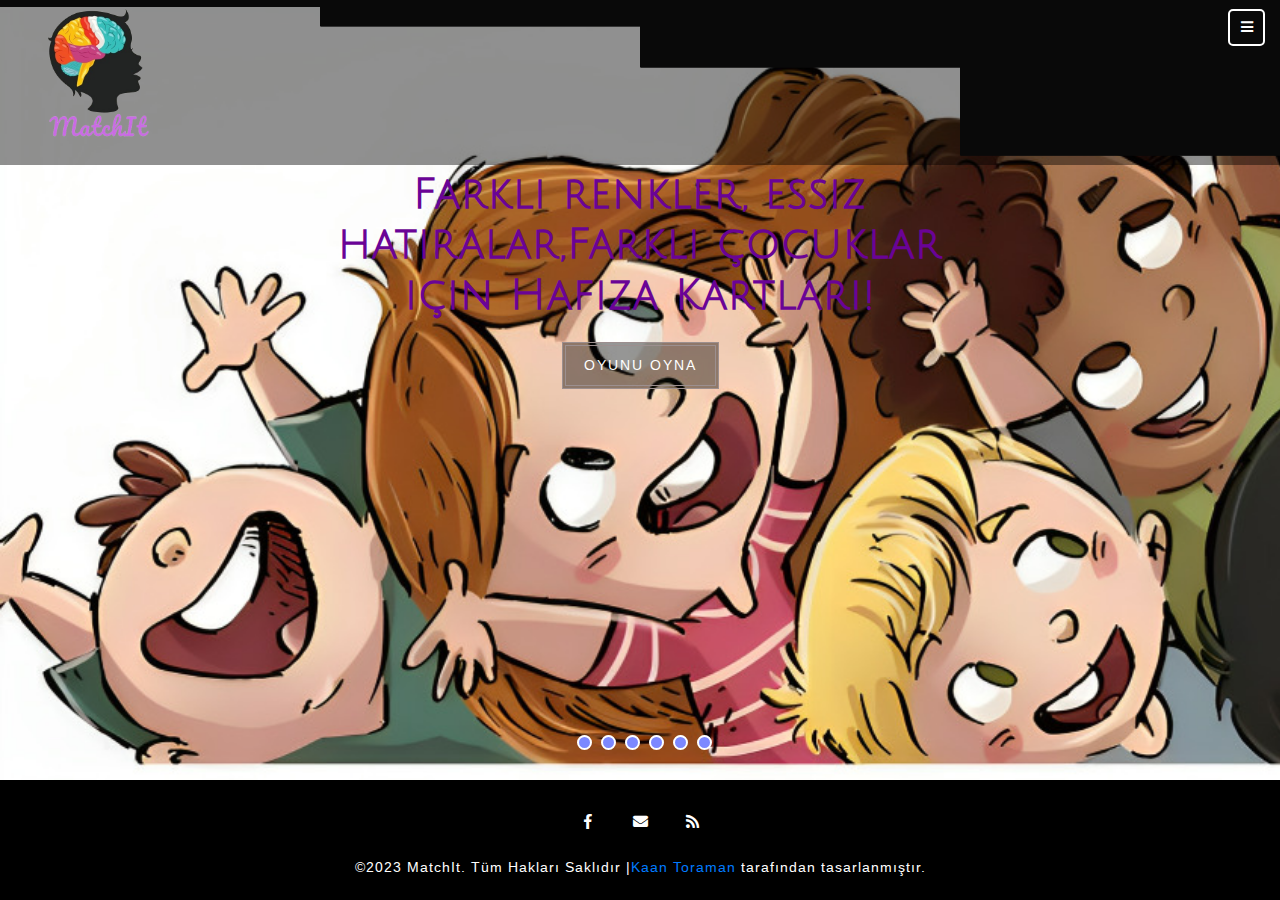
<file: index.html>
<!DOCTYPE html>
<html lang="zxx">
   <head>
      <title>MatchIt | Farkındalık Oluştur</title>
      <!--meta tags -->
      <meta charset="UTF-8">
      <meta name="viewport" content="width=device-width, initial-scale=1">
      <meta name="keywords" content="Otizm, farkındalık, oyun, eğitim" />
      <script>
         addEventListener("load", function () {
         	setTimeout(hideURLbar, 0);
         }, false);
         
         function hideURLbar() {
         	window.scrollTo(0, 1);
         }
      </script>
      <!--//meta tags ends here-->
      <!--booststrap-->
      <link href="css/bootstrap.min.css" rel="stylesheet" type="text/css" media="all">
      <!--//booststrap end-->
      <!-- font-awesome icons -->
      <link href="css/fontawesome-all.min.css" rel="stylesheet" type="text/css" media="all">
      <!-- //font-awesome icons -->
      <!-- Nav-CSS -->	
      <link href="css/nav.css" rel="stylesheet" type="text/css" media="all" />
      <script src="js/modernizr.custom.js"></script>
      <!-- //Nav-CSS -->	
      <!-- banner -->	
      <link rel="stylesheet" type="text/css" href="css/uncover.css" />
      <!--//banner -->	
      <!--stylesheets-->
      <link href="css/style.css" rel='stylesheet' type='text/css' media="all">
      <!--//stylesheets-->
      <link href="//fonts.googleapis.com/css?family=Cinzel+Decorative:400,700" rel="stylesheet">
      <link href="//fonts.googleapis.com/css?family=Julius+Sans+One" rel="stylesheet">
      <link href="//fonts.googleapis.com/css?family=Arimo" rel="stylesheet">
   </head>
   <body>
      <div class="header-outs" id="home">
         <div class="header-w3layouts">
            <div class="container" style="background-color:rgba(0, 0, 0, 0.437);">
               <div class="right-side">
                  <p>
                     <button id="trigger-overlay" type="button">
                     <span class="fa fa-bars" aria-hidden="true"></span>
                     </button>
                  </p>
               </div>
               <!-- open/close -->
               <div class="overlay overlay-hugeinc">
                  <button type="button" class="overlay-close">Close</button>
                  <nav>
                     <ul>
                        <li><a href="index.html" >Ana Sayfa</a></li>
                        <li><a href="about.html" >Otizm Hakkında</a></li>
                        <li><a href="history.html" >Misyonumuz-Vizyonumuz</a></li>
                        <li><a href="hplay.html" >Nasıl Oynanır?</a></li>
                     </ul>
                  </nav>
               </div>
               <div class="hedder-logo">
                  <h1><a href="index.html">   
                     <img src="images/logo.png" class="img-fluid" alt="Responsive image"></a>
                  </h1>
               </div>
               <!-- /open/close -->
               <!-- /navigation section -->
            </div>
            <div class="clearfix"> </div>
         </div>
         <!--banner-->
         <div class="slides text-center">
            <div class="slide slide--current one-img ">
               <div class="slider-up">
                  <h4></h4>
                  <h5 style="color:rgb(106, 3, 150);"><b>Farklı renkler, essiz hatıralar,Farklı çocuklar için Hafıza Kartları!</b></h5>
                  <div class="outs_more-buttn">
                     <a href="kayit-giris.html">Oyunu Oyna</a>
                  </div>
               </div>
               <div class="slide__img">
               </div>
            </div>
            <div class="slide two-img">
               <div class="slider-up">
                  <h4></h4>
                  <h5 style="color:rgb(106, 3, 150);"><b>"essiz Anılar, Gülümseme İçin: Herkes için Hafıza Kartları!"</b></h5>
                  <div class="outs_more-buttn">
                     <a href="kayit-giris.html">Oyunu Oyna</a>
                  </div>
               </div>
               <div class="slide__img"></div>
            </div>
            <div class="slide three-img">
               <div class="slider-up">
                  <h4></h4>
                  <h5 style="color:rgb(106, 3, 150);"><b>Renkli hatıralar, unutulmaz deneyimler: Farklı çocuklar için özel Hafıza Kartları!</b></h5>
                  <div class="outs_more-buttn">
                     <a href="kayit-giris.html">Oyunu Oyna</a>
                  </div>
               </div>
               <div class="slide__img "></div>
            </div>
            <div class="slide four-img">
               <div class="slider-up">
                  <h4></h4>
                  <h5 style="color:rgb(106, 3, 150);"><b>Farklılıklar renk renk, hatıralar essiz: Hafıza Kartları ile her çocuk özel!</b></h5>
                  <div class="outs_more-buttn">
                     <a href="kayit-giris.html">Oyunu Oyna</a>
                  </div>
               </div>
               <div class="slide__img "></div>
            </div>
            <div class="slide five-img">
               <div class="slider-up">
                  <h4></h4>
                  <h5 style="color:rgb(106, 3, 150);"><b>Renkli dünya, özel anılar: Her çocuğun Hafıza Kartı!</b></h5>
                  <div class="outs_more-buttn">
                     <a href="kayit-giris.html">Oyunu Oyna</a>
                  </div>
               </div>
               <div class="slide__img "></div>
            </div>
            <div class="slide six-img">
               <div class="slider-up">
                  <h4></h4>
                  <h5 style="color:rgb(106, 3, 150);"><b>Gülümseme için Renkli Hatıralar: Özel Hafıza Kartları!</b></h5>
                  <div class="outs_more-buttn">
                     <a href="kayit-giris.html">Oyunu Oyna</a>
                  </div>
               </div>
               <div class="slide__img "></div>
            </div>
            <div class="clearfix"></div>
         </div>
         <ul class="pagination">
            <li><span class="pagination__item"> </span></li>
            <li><span class="pagination__item"> </span></li>
            <li><span class="pagination__item"> </span></li>
            <li><span class="pagination__item"> </span></li>
            <li><span class="pagination__item"> </span></li>
            <li><span class="pagination__item"> </span></li>
         </ul>
         <div class="clearfix"></div>
      </div>
      <!--//banner-->
      <!--Footer -->   
      <footer class="py-2">
         <div class="icons text-center py-md-3 pb-2">
            <ul>
               <li><a href="#"><span class="fab fa-facebook-f"></span></a></li>
               <li><a href="#"><span class="fas fa-envelope"></span></a></li>
               <li><a href="#"><span class="fas fa-rss"></span></a></li>
              
            </ul>
         </div>
         <div class="footer-below text-center">
            <p>©2023 MatchIt. Tüm Hakları Saklıdır |<a href="https://github.com/Sisedes" target="_blank">Kaan Toraman</a> tarafından tasarlanmıştır.</p>
         </div>
      </footer>
      <!-- //Footer -->
      <!-- js working-->
      <script src='js/jquery-2.2.3.min.js'></script>
      <!--//js working-->
      <!-- For-Banner -->
      <script src="js/imagesloaded.pkgd.min.js"></script>
      <script src="js/anime.min.js"></script>
      <script src="js/uncover.js"></script>
      <script src="js/demo1.js"></script>
      <!-- //For-Banner -->
      <!--nav menu-->
      <script src="js/classie.js"></script>
      <script src="js/demonav.js"></script>
      <!-- //nav menu-->
      <!-- bootstrap working-->
      <script src="js/bootstrap.min.js"></script>
      <!-- // bootstrap working--> 
   </body>
</html>
</file>
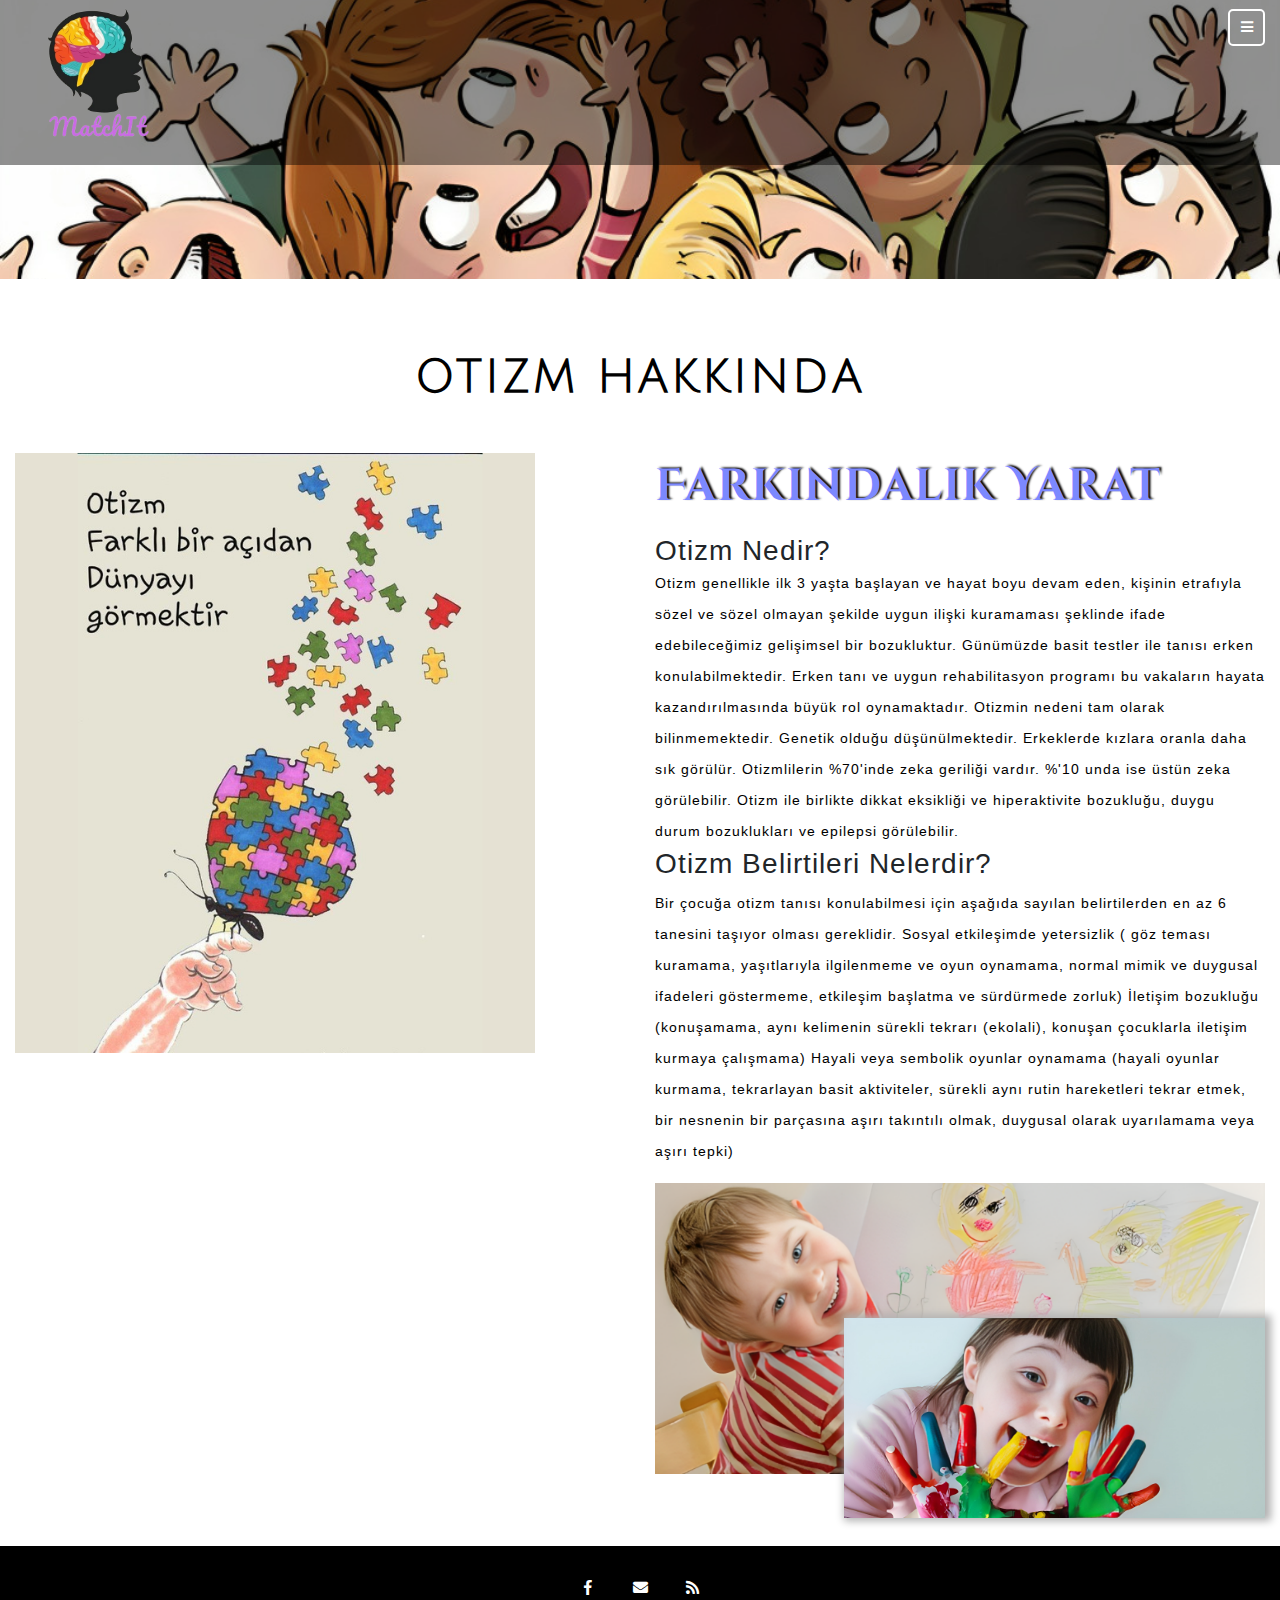
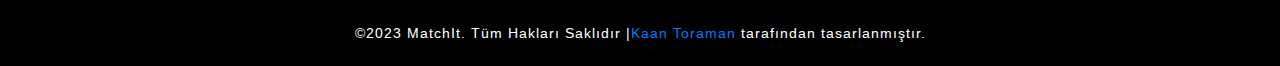
<file: about.html>
<!--A Design by W3layouts
   Author: W3layout
   Author URL: c
   -->
<!DOCTYPE html>
<html lang="zxx">
   <head>
      <title>MatchIt | Farkındalık Oluştur</title>
      <!--meta tags -->
      <meta charset="UTF-8">
      <meta name="viewport" content="width=device-width, initial-scale=1">
      <meta name="keywords" content="Otizm, farkındalık, oyun, eğitim" />
      <script>
         addEventListener("load", function () {
         	setTimeout(hideURLbar, 0);
         }, false);
         
         function hideURLbar() {
         	window.scrollTo(0, 1);
         }
      </script>
      <!--//meta tags ends here-->
      <!--booststrap-->
      <link href="css/bootstrap.min.css" rel="stylesheet" type="text/css" media="all">
      <!--//booststrap end-->
      <!-- font-awesome icons -->
      <link href="css/fontawesome-all.min.css" rel="stylesheet" type="text/css" media="all">
      <!-- //font-awesome icons -->
      <!--stylesheets-->
      <link href="css/style.css" rel='stylesheet' type='text/css' media="all">
      <!--//stylesheets-->
      <!-- Nav-CSS -->	
      <link href="css/nav.css" rel="stylesheet" type="text/css" media="all" />
      <script src="js/modernizr.custom.js"></script>
      <!-- //Nav-CSS -->
      <link href="//fonts.googleapis.com/css?family=Cinzel+Decorative:400,700" rel="stylesheet">
      <link href="//fonts.googleapis.com/css?family=Julius+Sans+One" rel="stylesheet">
      <link href="https://fonts.googleapis.com/css?family=Arimo" rel="stylesheet">
   </head>
   <body>
      <!--headder-->
      <div class="header-outs">
         <div class="header-w3layouts">
            <div class="container" style="background-color:rgba(0, 0, 0, 0.437);">
               <div class="right-side">
                  <p>
                     <button id="trigger-overlay" type="button">
                     <span class="fa fa-bars" aria-hidden="true"></span>
                     </button>
                  </p>
               </div>
               <!-- open/close -->
               <div class="overlay overlay-hugeinc">
                  <button type="button" class="overlay-close" >Close</button>
                  <nav>
                     <ul>
                        <li><a href="index.html" >Ana Sayfa</a></li>
                        <li><a href="about.html" >Otizm Hakkında</a></li>
                        <li><a href="history.html" >Misyonumuz-Vizyonumuz</a></li>
                        <li><a href="hplay.html" >Nasıl Oynanır?</a></li>
                     </ul>
                  </nav>
               </div>
               <div class="hedder-logo">
                  <h1><a href="index.html">   
                     <img src="images/logo.png" class="img-fluid" alt="Responsive image"></a>
                  </h1>
               </div>
               <!-- /open/close -->
               <!-- /navigation section -->
            </div>
            <div class="clearfix"> </div>
         </div>
      </div>
      <!--//headder-->
      <!-- banner -->
      <div class="inner_page-banner">
      </div>
      <!--//banner -->
      <!--about-->
      <section class="about-inner py-lg-4 py-md-3 py-sm-3 py-3">
         <div class="container py-lg-5 py-md-4 py-sm-4 py-3">
            <h3 class="title text-center mb-lg-5 mb-md-4 mb-sm-4 mb-3">Otizm Hakkında</h3>
            <div class="row">
               <div class="col-lg-6 about-txt-left">
                  <img src="images/ab1.png" alt="" class="img-fluid">
               </div>
               <div class="col-lg-6 about-txt-right">
                  <div class="jst-wthree-text">
                     <h2>Farkındalık Yarat
                     </h2>
                  </div>
                  <div class="info-sub-w3">
                     <h3>Otizm Nedir?</h3>
                     <p>Otizm genellikle ilk 3 yaşta başlayan ve hayat boyu devam eden, kişinin etrafıyla sözel ve sözel olmayan şekilde uygun ilişki kuramaması şeklinde ifade edebileceğimiz gelişimsel bir bozukluktur. Günümüzde basit testler ile tanısı erken konulabilmektedir. Erken tanı ve uygun rehabilitasyon programı bu vakaların hayata kazandırılmasında büyük rol oynamaktadır.

                        Otizmin nedeni tam olarak bilinmemektedir. Genetik olduğu düşünülmektedir. Erkeklerde kızlara oranla daha sık görülür. Otizmlilerin %70'inde zeka geriliği vardır. %'10 unda ise üstün zeka görülebilir. Otizm ile birlikte dikkat eksikliği ve hiperaktivite bozukluğu, duygu durum bozuklukları ve epilepsi görülebilir. 
                     </p>
                     <h3>Otizm Belirtileri Nelerdir?</h3>
                     <p class="pt-2">
                        Bir çocuğa otizm tanısı konulabilmesi için aşağıda sayılan belirtilerden en az 6 tanesini taşıyor olması gereklidir.

Sosyal etkileşimde yetersizlik ( göz teması kuramama, yaşıtlarıyla ilgilenmeme ve oyun oynamama, normal mimik ve duygusal ifadeleri göstermeme, etkileşim başlatma ve sürdürmede zorluk)

İletişim bozukluğu (konuşamama, aynı kelimenin sürekli tekrarı (ekolali), konuşan çocuklarla iletişim kurmaya çalışmama)

Hayali veya sembolik oyunlar oynamama (hayali oyunlar kurmama, tekrarlayan basit aktiviteler, sürekli aynı rutin hareketleri tekrar etmek, bir nesnenin bir parçasına aşırı takıntılı olmak, duygusal olarak uyarılamama veya aşırı tepki)
                     </p>
                  </div>
                  <div class="abut-fst-img pt-3">
                     <img src="images/ab2.jpg" alt=" " class="img-fluid">
                     <div class="abut-secound-img">
                        <img src="images/ab3.jpg" alt=" " class="img-fluid">
                     </div>
                  </div>
               </div>
            </div>
         </div>
      </section>
      <!--//about-->
     
      <!--Footer -->   
      <footer class="py-2">
         <div class="icons text-center py-md-3 pb-2">
            <ul>
               <li><a href="#"><span class="fab fa-facebook-f"></span></a></li>
               <li><a href="#"><span class="fas fa-envelope"></span></a></li>
               <li><a href="#"><span class="fas fa-rss"></span></a></li>
            </ul>
         </div>
         <div class="footer-below text-center">
            <p>©2023 MatchIt. Tüm Hakları Saklıdır |<a href="https://github.com/Sisedes" target="_blank">Kaan Toraman</a> tarafından tasarlanmıştır.</p>
         </div>
      </footer>
      <!-- //Footer -->
      <!--js working-->
      <script src='js/jquery-2.2.3.min.js'></script>
      <!-- For the demo ad only -->  
      <!--nav menu-->
      <script src="js/classie.js"></script>
      <script src="js/demonav.js"></script>
      <!-- //nav menu-->
      <!-- //nav menu-->
      <!--bootstrap working-->
      <script src="js/bootstrap.min.js"></script>
      <!-- //bootstrap working-->
   </body>
</html>
</file>
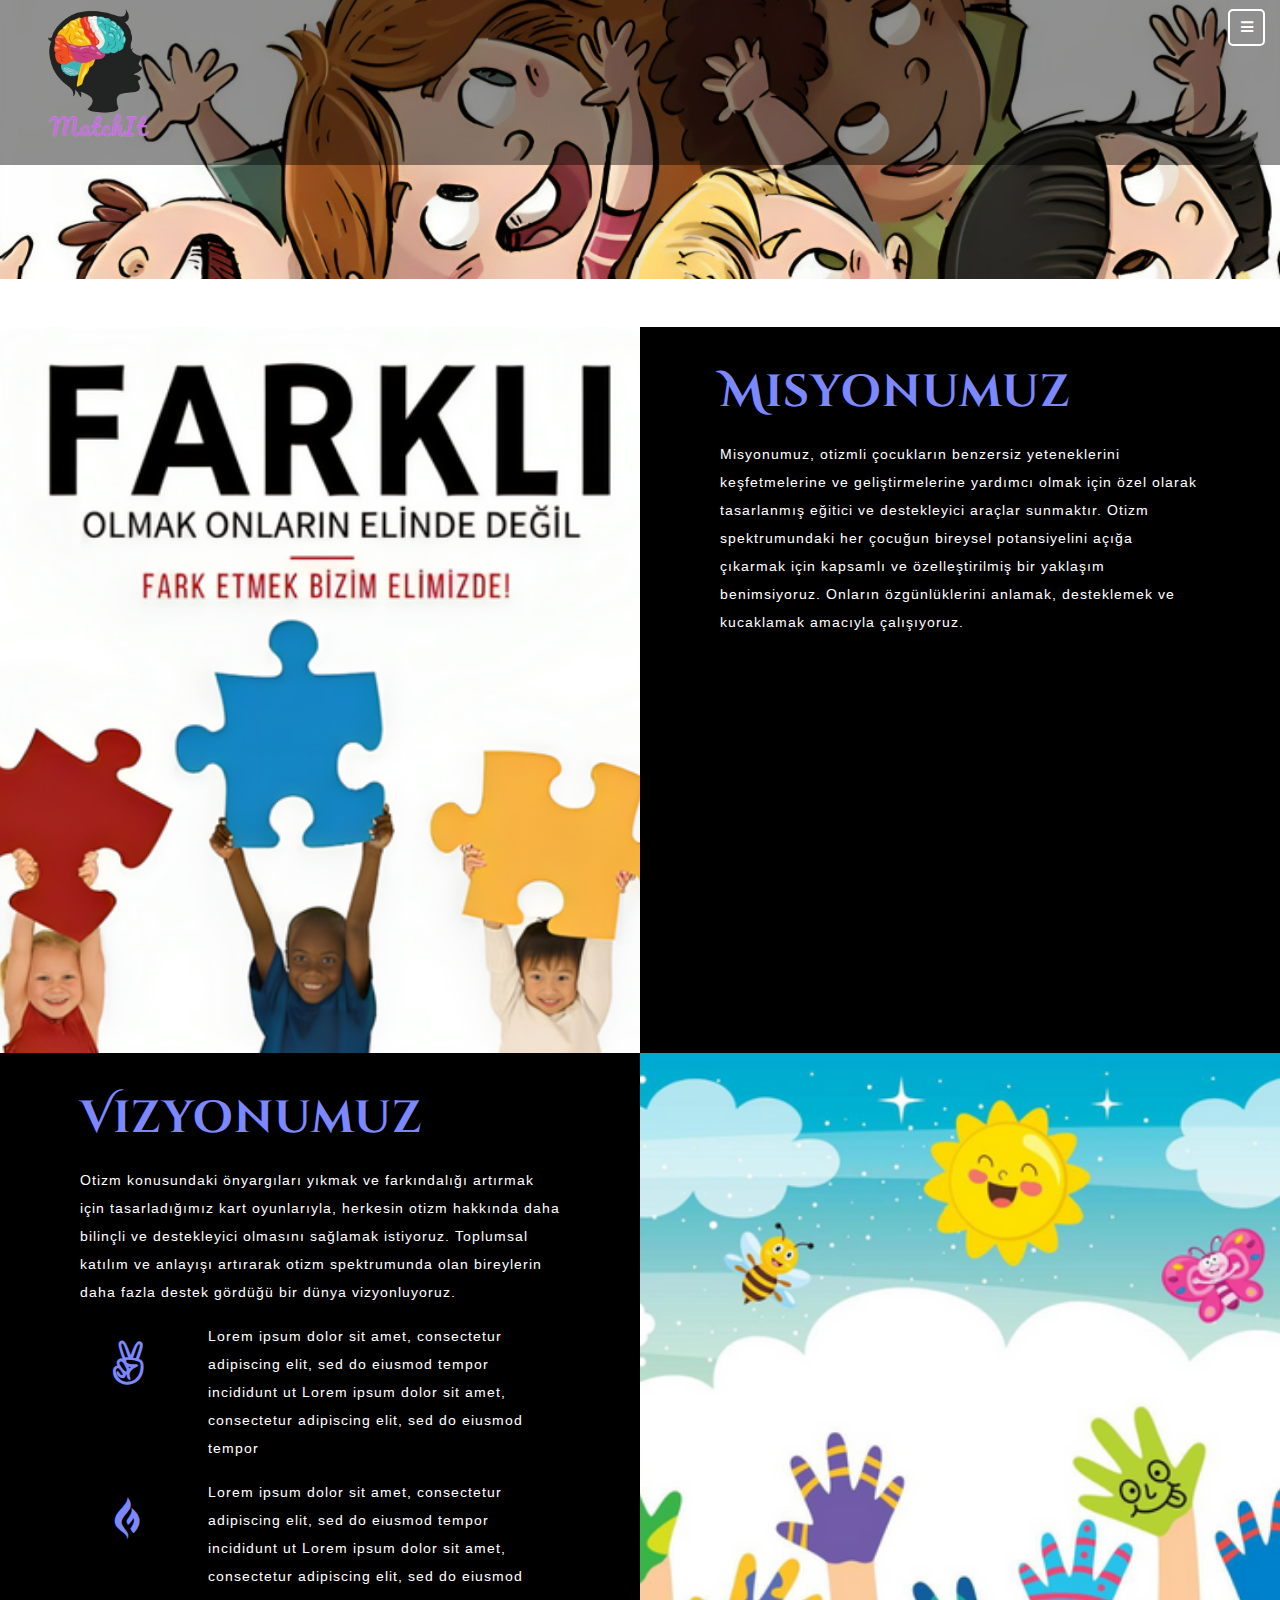
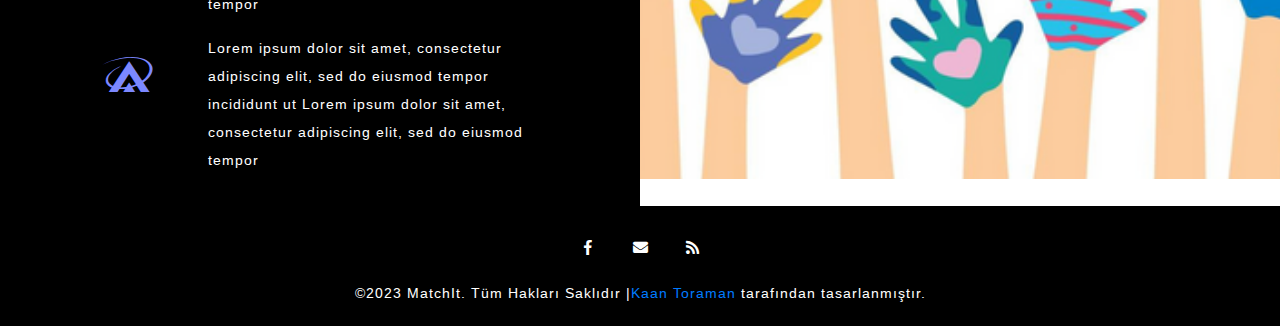
<file: history.html>
<!DOCTYPE html>
<html lang="zxx">
   <head>
      <title>MatchIt | Farkındalık Oluştur</title>
      <!--meta tags -->
      <meta charset="UTF-8">
      <meta name="viewport" content="width=device-width, initial-scale=1">
      <meta name="keywords" content="Otizm, farkındalık, oyun, eğitim" />
      <script>
         addEventListener("load", function () {
         	setTimeout(hideURLbar, 0);
         }, false);
         
         function hideURLbar() {
         	window.scrollTo(0, 1);
         }
      </script>
      <!--//meta tags ends here-->
      <!--booststrap-->
      <link href="css/bootstrap.min.css" rel="stylesheet" type="text/css" media="all">
      <!--//booststrap end-->
      <!-- font-awesome icons -->
      <link href="css/fontawesome-all.min.css" rel="stylesheet" type="text/css" media="all">
      <!-- //font-awesome icons -->
      <!--stylesheets-->
      <link href="css/style.css" rel='stylesheet' type='text/css' media="all">
      <!--//stylesheets-->
      <!-- Nav-CSS -->	
      <link href="css/nav.css" rel="stylesheet" type="text/css" media="all" />
      <script src="js/modernizr.custom.js"></script>
      <!-- //Nav-CSS -->
      <link href="css/timeline.min.css" rel="stylesheet">
      <link href="//fonts.googleapis.com/css?family=Cinzel+Decorative:400,700" rel="stylesheet">
      <link href="//fonts.googleapis.com/css?family=Julius+Sans+One" rel="stylesheet">
      <link href="//fonts.googleapis.com/css?family=Arimo" rel="stylesheet">
   </head>
   <body>
      <!--headder-->
      <div class="header-outs">
         <div class="header-w3layouts">
            <div class="container" style="background-color:rgba(0, 0, 0, 0.437);">
               <div class="right-side">
                  <p>
                     <button id="trigger-overlay" type="button">
                     <span class="fa fa-bars" aria-hidden="true"></span>
                     </button>
                  </p>
               </div>
               <!-- open/close -->
               <div class="overlay overlay-hugeinc">
                  <button type="button" class="overlay-close">Close</button>
                  <nav>
                     <ul>
                        <li><a href="index.html" >Ana Sayfa</a></li>
                        <li><a href="about.html" >Otizm Hakkında</a></li>
                        <li><a href="history.html" >Misyonumuz-Vizyonumuz</a></li>
                        <li><a href="hplay.html" >Nasıl Oynanır?</a></li>
                     </ul>
                  </nav>
               </div>
               <div class="hedder-logo">
                  <h1><a href="index.html">   
                     <img src="images/logo.png" class="img-fluid" alt="Responsive image"></a>
                  </h1>
               </div>
               <!-- /open/close -->
               <!-- /navigation section -->
            </div>
            <div class="clearfix"> </div>
         </div>
      </div>
      <!--//headder-->
      <!--//headder-->
      <!-- banner -->
      <div class="inner_page-banner">
      </div>
      <!--//banner -->
         <!--headder-->
         
         <section class="ser-history pt-lg-4 pt-md-3 pt-sm-3 pt-3">
            <div class="container-fluid">
               
               <div class="mt-lg-4 mt-md-3 mt-3 row">
                  <div class="col-lg-6 agile-img-design-left">
                  </div>
                  <div class="col-lg-6 service-wthree-list">
                     <h4>Misyonumuz</h4>
                     <div class="ser-middle-info">
                        <p>Misyonumuz, otizmli çocukların benzersiz yeteneklerini keşfetmelerine ve geliştirmelerine yardımcı olmak için özel olarak tasarlanmış eğitici ve destekleyici araçlar sunmaktır. Otizm spektrumundaki her çocuğun bireysel potansiyelini açığa çıkarmak için kapsamlı ve özelleştirilmiş bir yaklaşım benimsiyoruz. Onların özgünlüklerini anlamak, desteklemek ve kucaklamak amacıyla çalışıyoruz.
                        </p>
                     </div>  
                  </div>
               </div>
               <div class="row">
                  <div class="col-lg-6 service-wthree-list">
                     <h4> Vizyonumuz</h4>
                     <div class="ser-middle-info">
                        <p>Otizm konusundaki önyargıları yıkmak ve farkındalığı artırmak için tasarladığımız kart oyunlarıyla, herkesin otizm hakkında daha bilinçli ve destekleyici olmasını sağlamak istiyoruz. Toplumsal katılım ve anlayışı artırarak otizm spektrumunda olan bireylerin daha fazla destek gördüğü bir dünya vizyonluyoruz.
                        </p>
                     </div>
                     <div class="row pt-lg-3 pt-md-3 pt-3 feature-service-list">
                        <div class="col-md-3 col-sm-3 text-center px-0 feature-ser-w3l-icon">
                           <span class="fab fa-angellist"></span>
                        </div>
                        <div class="col-md-9 col-sm-9 feature-ser-w3l-text">
                           <p>Lorem ipsum dolor sit amet, consectetur adipiscing elit, 
                              sed do eiusmod tempor incididunt ut  Lorem ipsum dolor sit amet, consectetur adipiscing elit, sed do eiusmod tempor
                           </p>
                        </div>
                     </div>
                     <div class="row pt-lg-3 pt-md-3 pt-3 feature-service-list">
                        <div class="col-md-3 col-sm-3 text-center px-0 feature-ser-w3l-icon">
                           <span class="fab fa-gripfire"></span>
                        </div>
                        <div class="col-md-9 col-sm-9 feature-ser-w3l-text">
                           <p>Lorem ipsum dolor sit amet, consectetur adipiscing elit, 
                              sed do eiusmod tempor incididunt ut  Lorem ipsum dolor sit amet, consectetur adipiscing elit, sed do eiusmod tempor
                           </p>
                        </div>
                     </div>
                     <div class="row pt-lg-3 pt-md-3 pt-3 feature-service-list">
                        <div class="col-md-3 col-sm-3 text-center px-0 feature-ser-w3l-icon">
                           <span class="fab fa-asymmetrik"></span>
                        </div>
                        <div class="col-md-9 col-sm-9 feature-ser-w3l-text">
                           <p>Lorem ipsum dolor sit amet, consectetur adipiscing elit, 
                              sed do eiusmod tempor incididunt ut  Lorem ipsum dolor sit amet, consectetur adipiscing elit, sed do eiusmod tempor
                           </p>
                        </div>
                     </div>
                  </div>
                  <div class="col-lg-6 agile-img-design-right">
                  </div>
               </div>
            </div>
         </section>
         <!--Footer -->   
      <footer class="py-2">
         <div class="icons text-center py-md-3 pb-2">
            <ul>
               <li><a href="#"><span class="fab fa-facebook-f"></span></a></li>
               <li><a href="#"><span class="fas fa-envelope"></span></a></li>
               <li><a href="#"><span class="fas fa-rss"></span></a></li>
            </ul>
         </div>
         <div class="footer-below text-center">
            <p>©2023 MatchIt. Tüm Hakları Saklıdır |<a href="https://github.com/Sisedes" target="_blank">Kaan Toraman</a> tarafından tasarlanmıştır.</p>
         </div>
      </footer>
         <!-- //Footer -->
         <!--js working-->
         <script src='js/jquery-2.2.3.min.js'></script>
         <!--//js working-->
         <!--nav menu-->
         <script src="js/classie.js"></script>
         <script src="js/demonav.js"></script>
         <!-- //nav menu-->
         <!-- timeline-->
         <script src="js/timeline.min.js"></script>
         <script>
            timeline(document.querySelectorAll('.timeline'), {
            	forceVerticalMode: 700,
            	mode: 'horizontal',
            	verticalStartPosition: 'left',
            	visibleItems: 4
            });
         </script>
         <!-- //timeline-->
         <!--bootstrap working-->
         <script src="js/bootstrap.min.js"></script>
         <!-- //bootstrap working-->
   </body>
</html>
</file>
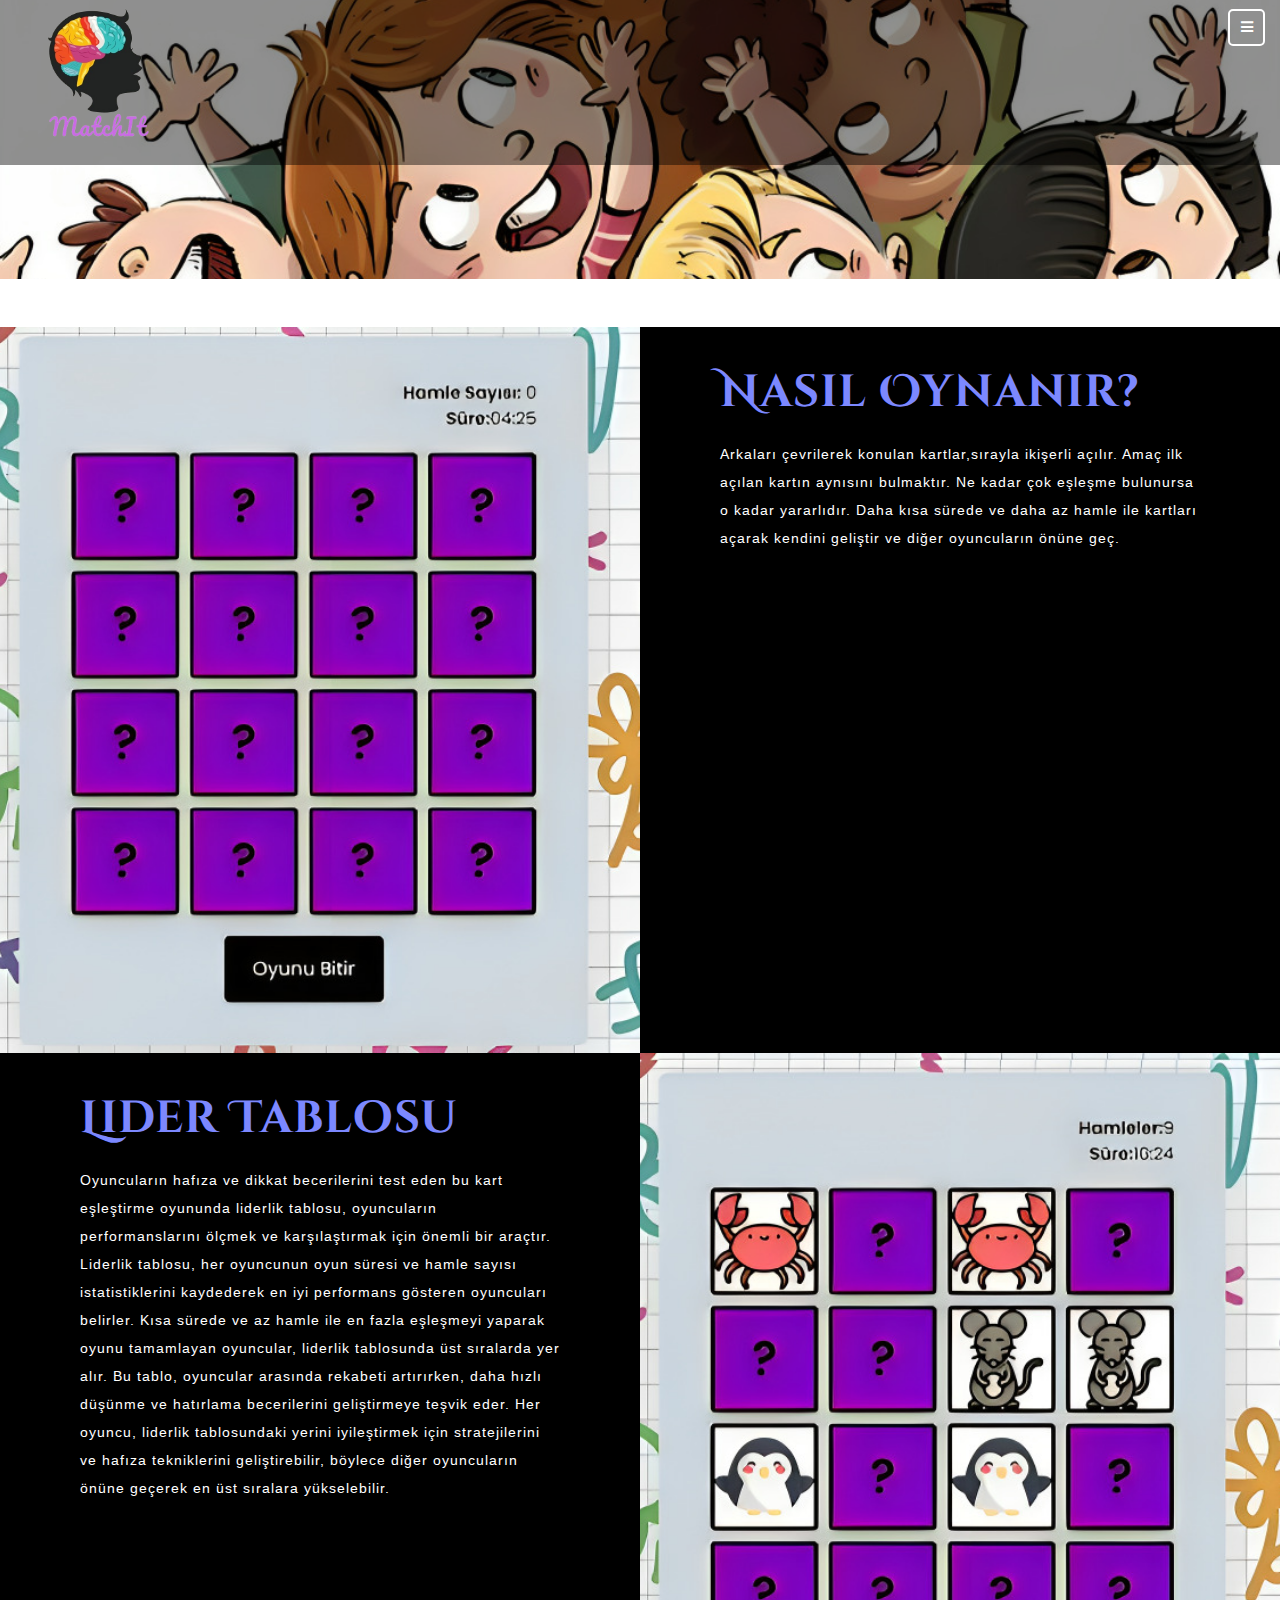
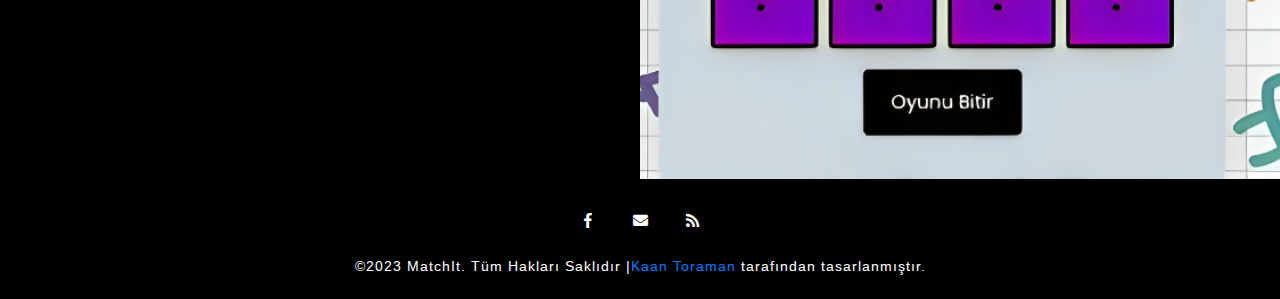
<file: hplay.html>
<!DOCTYPE html>
<html lang="zxx">
   <head>
      <title>MatchIt | Farkındalık Oluştur</title>
      <!--meta tags -->
      <meta charset="UTF-8">
      <meta name="viewport" content="width=device-width, initial-scale=1">
      <meta name="keywords" content="Otizm, farkındalık, oyun, eğitim" />
      <script>
         addEventListener("load", function () {
         	setTimeout(hideURLbar, 0);
         }, false);
         
         function hideURLbar() {
         	window.scrollTo(0, 1);
         }
      </script>
      <!--//meta tags ends here-->
      <!--booststrap-->
      <link href="css/bootstrap.min.css" rel="stylesheet" type="text/css" media="all">
      <!--//booststrap end-->
      <!-- font-awesome icons -->
      <link href="css/fontawesome-all.min.css" rel="stylesheet" type="text/css" media="all">
      <!-- //font-awesome icons -->
      <!--stylesheets-->
      <link href="css/set1.css" rel='stylesheet' type='text/css' media="all">
      <!--//stylesheets-->
      <!-- Nav-CSS -->	
      <link href="css/nav.css" rel="stylesheet" type="text/css" media="all" />
      <script src="js/modernizr.custom.js"></script>
      <!-- //Nav-CSS -->
      <link href="css/timeline.min.css" rel="stylesheet">
      <link href="//fonts.googleapis.com/css?family=Cinzel+Decorative:400,700" rel="stylesheet">
      <link href="//fonts.googleapis.com/css?family=Julius+Sans+One" rel="stylesheet">
      <link href="//fonts.googleapis.com/css?family=Arimo" rel="stylesheet">
   </head>
   <body>
      <!--headder-->
      <div class="header-outs">
         <div class="header-w3layouts">
            <div class="container" style="background-color:rgba(0, 0, 0, 0.437);">
               <div class="right-side">
                  <p>
                     <button id="trigger-overlay" type="button">
                     <span class="fa fa-bars" aria-hidden="true"></span>
                     </button>
                  </p>
               </div>
               <!-- open/close -->
               <div class="overlay overlay-hugeinc">
                  <button type="button" class="overlay-close">Close</button>
                  <nav>
                     <ul>
                        <li><a href="index.html" >Ana Sayfa</a></li>
                        <li><a href="about.html" >Otizm Hakkında</a></li>
                        <li><a href="history.html" >Misyonumuz-Vizyonumuz</a></li>
                        <li><a href="hplay.html" >Nasıl Oynanır?</a></li>
                     </ul>
                  </nav>
               </div>
               <div class="hedder-logo">
                  <h1><a href="index.html">   
                     <img src="images/logo.png" class="img-fluid" alt="Responsive image"></a>
                  </h1>
               </div>
               <!-- /open/close -->
               <!-- /navigation section -->
            </div>
            <div class="clearfix"> </div>
         </div>
      </div>
      <!--//headder-->
      <!--//headder-->
      <!-- banner -->
      <div class="inner_page-banner">
      </div>
      <!--//banner -->
         <!--headder-->
         
         <section class="ser-history pt-lg-4 pt-md-3 pt-sm-3 pt-3">
            <div class="container-fluid">
               
               <div class="mt-lg-4 mt-md-3 mt-3 row">
                  <div class="col-lg-6 agile-img-design-left">
                  </div>
                  <div class="col-lg-6 service-wthree-list">
                     <h4>Nasıl Oynanır?</h4>
                     <div class="ser-middle-info">
                        <p> Arkaları çevrilerek konulan kartlar,sırayla ikişerli açılır. Amaç ilk açılan kartın aynısını bulmaktır. Ne kadar çok eşleşme bulunursa o kadar yararlıdır. Daha kısa sürede ve daha az hamle ile kartları açarak kendini geliştir ve diğer oyuncuların önüne geç.
                        </p>
                     </div>  
                  </div>
               </div>
               <div class="row">
                  <div class="col-lg-6 service-wthree-list">
                     <h4>Lider Tablosu</h4>
                     <div class="ser-middle-info">
                        <p>Oyuncuların hafıza ve dikkat becerilerini test eden bu kart eşleştirme oyununda liderlik tablosu, oyuncuların performanslarını ölçmek ve karşılaştırmak için önemli bir araçtır. Liderlik tablosu, her oyuncunun oyun süresi ve hamle sayısı istatistiklerini kaydederek en iyi performans gösteren oyuncuları belirler. Kısa sürede ve az hamle ile en fazla eşleşmeyi yaparak oyunu tamamlayan oyuncular, liderlik tablosunda üst sıralarda yer alır. Bu tablo, oyuncular arasında rekabeti artırırken, daha hızlı düşünme ve hatırlama becerilerini geliştirmeye teşvik eder. Her oyuncu, liderlik tablosundaki yerini iyileştirmek için stratejilerini ve hafıza tekniklerini geliştirebilir, böylece diğer oyuncuların önüne geçerek en üst sıralara yükselebilir.
                        </p>
                     </div>
                     
                     
                  </div>
                  <div class="col-lg-6 agile-img-design-right">
                  </div>
               </div>
            </div>
         </section>
         <!--Footer -->   
      <footer class="py-2">
         <div class="icons text-center py-md-3 pb-2">
            <ul>
               <li><a href="#"><span class="fab fa-facebook-f"></span></a></li>
               <li><a href="#"><span class="fas fa-envelope"></span></a></li>
               <li><a href="#"><span class="fas fa-rss"></span></a></li>
               
            </ul>
         </div>
         <div class="footer-below text-center">
            <p>©2023 MatchIt. Tüm Hakları Saklıdır |<a href="https://github.com/Sisedes" target="_blank">Kaan Toraman</a> tarafından tasarlanmıştır.</p>
         </div>
      </footer>
         <!-- //Footer -->
         <!--js working-->
         <script src='js/jquery-2.2.3.min.js'></script>
         <!--//js working-->
         <!--nav menu-->
         <script src="js/classie.js"></script>
         <script src="js/demonav.js"></script>
         <!-- //nav menu-->
         <!-- timeline-->
         <script src="js/timeline.min.js"></script>
         <script>
            timeline(document.querySelectorAll('.timeline'), {
            	forceVerticalMode: 700,
            	mode: 'horizontal',
            	verticalStartPosition: 'left',
            	visibleItems: 4
            });
         </script>
         <!-- //timeline-->
         <!--bootstrap working-->
         <script src="js/bootstrap.min.js"></script>
         <!-- //bootstrap working-->
   </body>
</html>
</file>
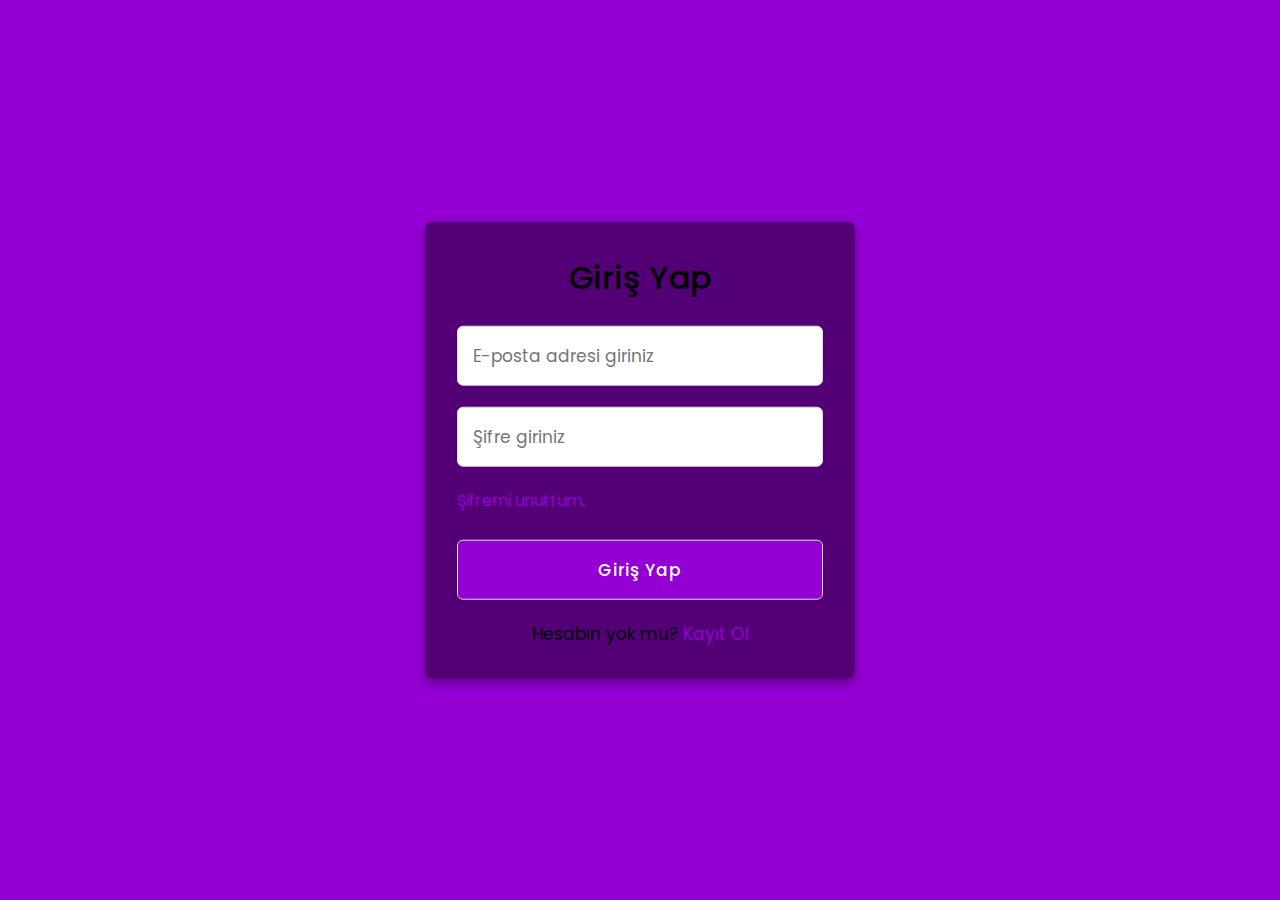
<file: kayit-giris.html>
<!DOCTYPE html>
<!-- Coding By CodingNepal - codingnepalweb.com -->
<html lang="en">
<head>
  <meta charset="UTF-8">
  <meta name="viewport" content="width=device-width, initial-scale=1.0">
  <meta http-equiv="X-UA-Compatible" content="ie=edge">
  <title>MatchIt | Farkındalık Oluştur</title>
  <!---Custom CSS File--->
  <link rel="stylesheet" href="style1.css">
</head>
<body>
  <div class="container" style="background-color:rgba(0, 0, 0, 0.437);">
    <input type="checkbox" id="check">
    <div class="login form">
      <header>Giriş Yap</header>
      <form action="giris.php"method="post">
        <input type="text" id="emailG" name="emailG" placeholder="E-posta adresi giriniz">
        <input type="password" id="passwordG" name="passwordG" placeholder="Şifre giriniz">
        <a href="#">Şifremi unuttum.</a>
        <button class="formButton">Giriş Yap</button>
      </form>
      <div class="signup">
        <span class="signup">Hesabın yok mu?
         <label for="check">Kayıt Ol</label>
        </span>
      </div>
    </div>

    <div class="registration form">
      <header>Kayıt Ol</header>
      <form action="kayit.php" method="post" >
        <input type="text" id="emailK" name="emailK" placeholder="E-posta adresi giriniz">
        <input type="name" id="nameK" name="nameK" placeholder="Kullanıcı adı giriniz">
        <input type="password"id="passwordK" name="passwordK" placeholder="Şifre giriniz">
        
        <input type="password"id="password_confirmationK" name="password_confirmationK" placeholder="Şifreyi tekrar giriniz">
        
        <button class="formButton">Kayıt Ol</button>
    </form>
      <div class="signup">
        <span class="signup">Hesabın var mı?
         <label for="check">Giriş Yap</label>
        </span>
      </div>
    </div>
  </div>
</body>
</html>
</file>
<file: css/nav.css>
/* OVERLAY EFFECTS*/


/* Overlay style */
.overlay {
	position: fixed;
	width: 100%;
	height: 100%;
	top: 0;
	left: 0;
	background:rgba(0, 0, 0, 0.62);
}

/* Overlay closing cross */
.overlay .overlay-close {
    width: 26px;
    height: 26px;
    position: absolute;
    right: 22px;
    top: 15px;
	overflow: hidden;
	border: none;
	background: url(../images/cross.png) no-repeat center center;
	text-indent: 200%;
	color: transparent;
	outline: none;
	z-index: 100;
	cursor: pointer;
	
}

/* Menu style */
.overlay nav {
	text-align: center;
	position: relative;
	top: 50%;
	height: 60%;
	font-size: 54px;
	-webkit-transform: translateY(-50%);
	transform: translateY(-50%);
}

.overlay ul {
	list-style: none;
	padding: 0;
	margin: 0 auto;
	display: inline-block;
	height: 100%;
	position: relative;
}

.overlay ul li {
	display: block;
	height: 20%;
	height: calc(80% / 5);
	min-height: 54px;
}

.overlay ul li a {
    font-size: 19px;
	font-weight: 300;
	display: block;
	color: #fff;
	-webkit-transition: color 0.2s;
	transition: color 0.2s;
    font-family: 'Josefin Sans', sans-serif;
}

.overlay ul li a:hover,
.overlay ul li a:focus {
	color:#7c88ff;
}

/* Effects */
.overlay-hugeinc {
	opacity: 0;
	visibility: hidden;
	-webkit-transition: opacity 0.5s, visibility 0s 0.5s;
	transition: opacity 0.5s, visibility 0s 0.5s;
}

.overlay-hugeinc.open {
	opacity: 1;
	visibility: visible;
	-webkit-transition: opacity 0.5s;
	transition: opacity 0.5s;
	z-index: 999;
}

.overlay-hugeinc nav {
	-webkit-perspective: 1200px;
	perspective: 1200px;
}

.overlay-hugeinc nav ul {
	opacity: 0.4;
	-webkit-transform: translateY(-25%) rotateX(35deg);
	transform: translateY(-25%) rotateX(35deg);
	-webkit-transition: -webkit-transform 0.5s, opacity 0.5s;
	transition: transform 0.5s, opacity 0.5s;
}

.overlay-hugeinc.open nav ul {
	opacity: 1;
	-webkit-transform: rotateX(0deg);
	transform: rotateX(0deg);
}

.overlay-hugeinc.close nav ul {
	-webkit-transform: translateY(25%) rotateX(-35deg);
	transform: translateY(25%) rotateX(-35deg);
}

@media screen and (max-height: 30.5em) {
	.overlay nav {
		height: 70%;
		font-size: 34px;
	}
	.overlay ul li {
		min-height: 34px;
	}
}
@media(max-width:1050px){
	.overlay ul li {
    height: calc(74% / 5);
}


}
/* //OVERLAY EFFECTS*/
</file>
<file: css/uncover.css>
.uncover {
	overflow: hidden;
	background-image: none !important;
	position: relative;
}

.uncover__img {
	width: 100%;
	height: 100%;
	background-size: cover;
	background-position: 50% 50%;
}

.uncover__slices {
	width: 100%;
	height: 100%;
	position: absolute;
	top: 0;
	left: 0;
	display: flex;
}

.uncover__slices--vertical {
	flex-direction: row;
}

.uncover__slices--horizontal {
	flex-direction: column;
}

.uncover__slices--horizontal-double {
	display: grid;
	grid-template-columns: 50% 50%;
}

.uncover__slices--vertical-double {
	display: grid;
	grid-template-rows: 50% 50%;
}

.uncover__slice {
	color: #fff;
	background-color: currentColor;
	flex: 1;
}

.uncover__slices--vertical .uncover__slice {
	box-shadow: 1px 0 0 currentColor;
}

.uncover__slices--horizontal .uncover__slice {
	box-shadow: 0 1px 0 currentColor;
}
</file>
<file: css/style.css>
/*--
Author: W3layouts
Author URL: http://w3layouts.com
--*/
html,
body {
  padding: 0;
  margin: 0;
  background: #fff;
  letter-spacing: 1px;
  font-family: 'Arimo', sans-serif;
}

body a {
  outline: none;
  transition: 0.5s all;
  -webkit-transition: 0.5s all;
  -moz-transition: 0.5s all;
  -o-transition: 0.5s all;
  -ms-transition: 0.5s all;
  text-decoration: none;
}

body a:hover {
  text-decoration: none;
}

body a:focus,
a:hover {
  text-decoration: none;
}

input[type="button"],
input[type="submit"] {
  transition: 0.5s all;
  -webkit-transition: 0.5s all;
  -moz-transition: 0.5s all;
  -o-transition: 0.5s all;
  -ms-transition: 0.5s all;
  letter-spacing: 1px;
  font-family: 'Arimo', sans-serif;
}

select,
input[type="email"],
input[type="text"],
input[type=password],
input[type="button"],
input[type="submit"],
textarea {
  font-family: 'Arimo', sans-serif;
  transition: 0.5s all;
  -webkit-transition: 0.5s all;
  -moz-transition: 0.5s all;
  -o-transition: 0.5s all;
  -ms-transition: 0.5s all;
  letter-spacing: 1px;
}

h1,
h2,
h3,
h4,
h5,
h6 {
  margin: 0;
  padding: 0;
  font-family: 'Arimo', sans-serif;
  letter-spacing: 1px;
}

p {
  margin: 0;
  padding: 0;
  letter-spacing: 1px;
  font-family: 'Arimo', sans-serif;
  font-size: 14px;
}

ul {
  margin: 0;
  padding: 0;
  list-style-type: none;
}

/*-- //Reset-Code --*/
.title {
  font-size: 50px;
  color: #000;
  letter-spacing: 3px;
  font-weight: 600;
  text-transform: uppercase;
  font-family: 'Julius Sans One', sans-serif;
}

.clr {
  color: #fff;
}

/*-- header --*/
/*-- nav --*/
.header-outs {
  position: relative;
}

.right-side {
  float: right !important;
  padding-top: 9px;
}

button#trigger-overlay {
  background: transparent;
  border: 2px solid #fff;
  border-radius: 5px;
  color: #fff;
  font-size: 14px;
  outline: none;
  width: 37px;
  height: 37px;
  cursor: pointer;
}

.header-w3layouts {
  padding-top: 0;
  position: absolute;
  z-index: 9999;
  width: 100%;
}

.hedder-logo {
  display: inline-block;
}

.hedder-logo h1 a {
  font-size: 36px;
  color: #fff !important;
  text-transform: uppercase;
  font-weight: 300;
  letter-spacing: 2px;
  font-family: 'Cinzel Decorative', cursive;
}

.hedder-logo img {
  width: 40%;
}

/*--//nav --*/
/*--- slider-css --*/
.one-img {
  background: url(../images/b1.png) no-repeat 0px 0px;
}

.two-img {
  background: url(../images/b2.jpg) no-repeat 0px 0px;
}

.three-img {
  background: url(../images/b3.jpg) no-repeat 0px 0px;
}

.four-img {
  background: url(../images/b4.jpg) no-repeat 0px 0px;
}

.five-img {
  background: url(../images/b5.jpg) no-repeat 0px 0px;
}

.six-img {
  background: url(../images/b6.jpg) no-repeat 0px 0px;
}

footer {
  height: 120px;
}

.slides {
  width: 100%;
  min-height: calc(100vh - 120px);
  margin: auto;
}

.slide {
  position: absolute;
  width: 100%;
  top: 0;
  left: 0;
  opacity: 0;
  display: flex;
  /*justify-content:left;*/
  /*align-items:left;*/
  -webkit-background-size: cover;
  -moz-background-size: cover;
  -o-background-size: cover;
  -ms-background-size: cover;
  min-height: 800px;
}

.slide--current {
  opacity: 1;
}

.slide__img {
  position: absolute;
  width: 100%;
  height: 100%;
  background-size: cover;
  background-position: 50% 50%;
}

.pagination {
    display: flex;
    position: absolute;
    bottom: 30px;
    z-index: 999;
    width: 100%;
    color: #fff;
    justify-content: center;
}

.pagination__item {
  font-weight: bold;
  justify-content: center;
  align-items: center;
  display: flex;
  margin: 0 0 0 9px;
  font-size: 1.25em;
  cursor: pointer;
  /*color: var(--color-link);*/
  background: #7c88ff;
  border: 2px solid #fff;
  width: 15px;
  height: 15px;
  border-radius: 20px;
}

.pagination__item:hover {
  background: #fff;
}

.pagination__item--current {
  /*color: var(--color-link);*/
}

.slider-up {
  z-index: 999;
  color: #fff;
  padding-top: 18em;
  width: 49%;
  margin: 0px auto;
}

.slider-up h4 {
  font-size: 78px;
  padding-bottom: 10px;
  color: #fff;
  font-weight: 700;
  text-transform: uppercase;
  font-family: 'Cinzel Decorative', cursive;
}

.slider-up h5 {
  font-size: 45px;
  color: #fff;
  font-family: 'Julius Sans One', sans-serif;
}

.slider-up span {
  color: #f00;
  font-size: 62px;
}

.outs_more-buttn a {
  font-size: 14px;
  color: #fff;
  text-decoration: none;
  text-transform: uppercase;
  display: inline-block;
  letter-spacing: 2px;
  background-color: rgba(0, 0, 0, 0.41);
  /* border-radius: 20px; */
  outline: none;
  margin-top: 27px;
  padding: 10px 22px;
  border: 4px double #9c8f8f;
}

.outs_more-buttn a:hover {
  background: rgba(255, 255, 255, 0.17);
  color: #fff;
}

/*-- //slider-css --*/
/*--Banner-inner --*/
.inner_page-banner {
  text-align: center;
  background: url(../images/b1.png) no-repeat center;
  background-size: cover;
  -webkit-background-size: cover;
  -moz-background-size: cover;
  -o-background-size: cover;
  -ms-background-size: cover;
  min-height: 300px;
}

/*--//Banner-inner --*/
/*--About--*/
.jst-wthree-text h2,
.service-wthree-list h4 {
  font-size: 52px;
  color: #7c88ff;
  padding-bottom: 20px;
  line-height: 67px;
  font-weight: bold;
  font-family: 'Cinzel Decorative', cursive;
  text-shadow: 2px -1px 2px black;
}

.info-sub-w3 p,
.service-text-list p,
.timeline__content p {
  font-size: 14px;
  color: #000;
  line-height: 31px;
}

.abut-fst-img {
  position: relative;
}

.abut-secound-img {
  position: absolute;
  bottom: -44px;
  left: 31%;
  /* width: 44%; */
  box-shadow: 3px 0px 8px 3px #b1b1b1;
}

.service-icon-agile:hover span {
  border-color: #fff;
  color: #000;
  -webkit-transform: rotatey(360deg);
  -moz-transform: rotatey(360deg);
  transform: rotatey(360deg);
  -o-transform: rotatey(360deg);
  -ms-transform: rotatey(360deg);
}

.feature-inner h5 {
  font-size: 24px;
  text-transform: uppercase;
  color: #000;
  font-weight: 600;
}

.service-icon-agile span {
  border: 1px solid #000;
  color: #212121;
  -webkit-transition: .5s all;
  -moz-transition: .5s all;
  -o-transition: .5s all;
  -ms-transition: .5s all;
  transition: .5s all;
  font-size: 42px;
  width: 89px;
  height: 89px;
  border-radius: 50%;
  color: #fff;
  line-height: 79px;
  margin: 20px 0px;
}

/*--//About--*/
/*--Nasıl Oynanır?-- */
figure.snip1321 {
  position: relative;
  overflow: hidden;
  margin: 0px;
  min-width: 230px;
  max-width: 315px;
  width: 100%;
  color: #000000;
  text-align: center;
  -webkit-perspective: 50em;
  perspective: 50em;
}

figure.snip1321 {
  -webkit-transition: all 0.2s ease-out;
  transition: all 0.2s ease-out;
}

figure.snip1321 img {
  max-width: 100%;
  vertical-align: top;
}

figure.snip1321 figcaption {
  top: 50%;
  left: 20px;
  right: 20px;
  position: absolute;
  opacity: 0;
  z-index: 1;
}

figure.snip1321 h2 {
  font-weight: 600;
  font-size: 21px;
  color: #fff;
  margin-top: 7px;
}

figure.snip1321 h4 {
  font-weight: 600;
  font-size: 25px;
  color: #000;
  font-family: 'Cinzel Decorative', cursive;
}

figure.snip1321 i {
  font-size: 32px;
}

figure.snip1321:after {
  background-color: #7c88ff;
  position: absolute;
  content: "";
  display: block;
  top: 152px;
  left: 20px;
  right: 20px;
  bottom: 157px;
  -webkit-transition: all 0.4s ease-in-out;
  transition: all 0.4s ease-in-out;
  -webkit-transform: rotateX(-90deg);
  transform: rotateX(-90deg);
  -webkit-transform-origin: 50% 50%;
  -ms-transform-origin: 50% 50%;
  transform-origin: 50% 50%;
  opacity: 0;
}

figure.snip1321 a {
  left: 0;
  right: 0;
  top: 0;
  bottom: 0;
  position: absolute;
  z-index: 1;
}

figure.snip1321:hover figcaption,
figure.snip1321.hover figcaption {
  -webkit-transform: translateY(-50%);
  transform: translateY(-50%);
  opacity: 1;
  -webkit-transition-delay: 0.2s;
  transition-delay: 0.2s;
}

figure.snip1321:hover:after,
figure.snip1321.hover:after {
  -webkit-transform: rotateX(0);
  transform: rotateX(0);
  opacity: 0.9;
}

/*--//Nasıl Oynanır?-- */
/*--service-- */
.agile-img-design-left {
  background: url(../images/dd1.jpg)no-repeat center;
}

.agile-img-design-right {
  background: url(../images/dd2.jpg)no-repeat center;
}

.agile-img-design-right,
.agile-img-design-left {
  background-size: cover;
  height: 603px;
}

.service-wthree-list {
  background: #000;
  padding: 3em 5em;
}

.feature-service-list ul li p {
  display: inline-block;
  font-size: 15px;
  letter-spacing: 2px;
  color: #fff;
}

.feature-service-list ul li span {
  display: inline-block;
  padding: 0px 14px 19px 0px;
}

.ser-middle-info p,
.feature-ser-w3l-text p,
.footer_grid_left p a,
.footer_grid_left p,
.service-icon-agile p {
  font-size: 14px;
  color: #fff;
  line-height: 28px;
}

.feature-ser-w3l-icon span {
  font-size: 47px;
  font-size: 47px;
  padding-top: 21px;
  color: #7c88ff;
  font-weight: 100;
}

.latest-design,
.feature-inner {
  background: #7c88ff;
}

.timeline__content h6 {
  font-size: 19px;
  color: #000;
}

.timeline__content h4 {
  font-size: 24px;
  color: #7c88ff;
  font-weight: 600;
}

/*--//service-- */
.grid {
  position: relative;
  /*padding: 1em 0 4em;*/
  list-style: none;
  text-align: center;
}

/* Common style */
.grid figure {
  position: relative;
  /*float: left;*/
  overflow: hidden;
  /*margin: 10px 1%;
min-width: 320px;
max-width: 480px;
max-height: 360px;
width: 48%;*/
  background: #fff;
  text-align: center;
  cursor: pointer;
}

figure {
  margin: 0em;
}

.grid figure img {
  position: relative;
  display: block;
  min-height: 100%;
  max-width: 100%;
  opacity: 0.8;
}

.grid figure figcaption {
  padding: 2em;
  color: #fff;
  text-transform: uppercase;
  font-size: 1.25em;
  -webkit-backface-visibility: hidden;
  backface-visibility: hidden;
}

.grid figure figcaption::before,
.grid figure figcaption::after {}

.grid figure figcaption,
.grid figure figcaption>a {
  position: absolute;
  top: 0;
  left: 0;
  width: 100%;
  height: 100%;
}

/* Anchor will cover the whole item by default */
/* For some effects it will show as a button */
.grid figure figcaption>a {
  z-index: 0;
  text-indent: 200%;
  white-space: nowrap;
  font-size: 0;
  opacity: 0;
}

.grid figure h3 {
  word-spacing: -0.15em;
  font-weight: 300;
}

.grid figure h3 span {
  font-weight: 800;
}

.grid figure h3,
.grid figure p {
  margin: 0;
}

.grid figure p {
  letter-spacing: 1px;
  font-size: 68.5%;
}

/* Individual effects */
/*---------------*/
/***** Marley *****/
/*---------------*/
figure.effect-marley figcaption {
  text-align: right;
  font-size: 14px;
}

figure.effect-marley h3,
figure.effect-marley p {
  position: absolute;
  right: 30px;
  left: 30px;
  padding: 10px 0;
}

figure.effect-marley p {
  bottom: 30px;
  line-height: 1.5;
  -webkit-transform: translate3d(0, 100%, 0);
  transform: translate3d(0, 100%, 0);
}

figure.effect-marley h3 {
  top: 30px;
  -webkit-transition: -webkit-transform 0.35s;
  transition: transform 0.35s;
  -webkit-transform: translate3d(0, 20px, 0);
  transform: translate3d(0, 20px, 0);
  font-size: 30px;
}

figure.effect-marley:hover h3 {
  -webkit-transform: translate3d(0, 0, 0);
  transform: translate3d(0, 0, 0);
}

figure.effect-marley h3::after {
  position: absolute;
  top: 100%;
  left: 0;
  width: 100%;
  height: 4px;
  background: #fff;
  content: '';
  -webkit-transform: translate3d(0, 40px, 0);
  transform: translate3d(0, 40px, 0);
}

figure.effect-marley h3::after,
figure.effect-marley p {
  opacity: 0;
  -webkit-transition: opacity 0.35s, -webkit-transform 0.35s;
  transition: opacity 0.35s, transform 0.35s;
}

figure.effect-marley:hover h3::after,
figure.effect-marley:hover p {
  opacity: 1;
  -webkit-transform: translate3d(0, 0, 0);
  transform: translate3d(0, 0, 0);
}

@media screen and (max-width: 50em) {
  .content {
    padding: 0 10px;
    text-align: center;
  }

  /*	.grid figure {
display: inline-block;
float: none;
margin: 10px auto;
width: 100%;
}*/
}

/*--contact-- */
.contact-forms input,
.contact-forms textarea {
  width: 100%;
  font-size: 14px;
  color: #000;
  padding: .8em .8em;
  border: none;
  border-radius: 0px;
  border-bottom: 2px solid #000;
  background: #ffffff;
  outline: none !important;
}

.contact-forms textarea {
  resize: none;
  height: 12em;
}

.address_mail_footer_grids iframe {
  width: 100%;
  height: 31em;
  border: none;
}

.footer_grid_left {
  background: #7c88ff;
  padding: 35px 35px;
  -webkit-box-shadow: -3px -1px 12px 0px rgba(0, 0, 0, 0.75);
  -moz-box-shadow: -3px -1px 12px 0px rgba(0, 0, 0, 0.75);
  box-shadow: -3px -1px 12px 0px rgba(0, 0, 0, 0.75);
}

.contact_footer_grid_left h5 {
  font-size: 20px;
  font-weight: 600;
  letter-spacing: 2px;
  color: #fff;
}

.footer_grid_left p a:hover {
  color: #000;
}

.sent-butnn {
  width: 100%;
  font-size: 17px;
  padding: 11px 68px;
  color: #fff;
  outline: none;
  margin-top: 1em;
  background: #7c88ff;
  transition: 0.5s all;
  -webkit-transition: 0.5s all;
  -moz-transition: 0.5s all;
  -o-transition: 0.5s all;
  -ms-transition: 0.5s all;
}

.sent-butnn:hover {
  background: #000;
}

/*--//contact-- */
/*--footer --*/
footer {
  background: #000;
}

.footer-below p {
  font-size: 14px;
  color: #fff;
}

.icons ul li {
  display: inline-block;
}

.icons ul li a {
  color: #fff;
}

.icons ul li a span {
  font-size: 15px;
  letter-spacing: 0px;
  width: 37px;
  height: 37px;
  line-height: 35px;
  text-align: center;
  border-radius: 50%;
  margin: 0px 5px;
  color: #fff;
  transition: 0.5s all;
  -webkit-transition: 0.5s all;
  transition: 0.5s all;
  -moz-transition: 0.5s all;
}

.icons ul li a span:hover {
  color: #000;
  background: #fff;
}

/*--//footer --*/
/*--responsive--*/
@media(max-width:1920px) {}

@media(max-width:1680px) {}

@media(max-width:1600px) {}

@media(max-width:1440px) {
  .slide {    
    min-height: calc(100vh - 120px);
  }

  .slider-up {
    padding-top: 10em;
  }

  .slider-up h4 {
    font-size: 71px;
  }

  .title {
    font-size: 47px;
  }

  .jst-wthree-text h2,
  .service-wthree-list h4 {
    font-size: 47px;
    padding-bottom: 14px;
  }

  .feature-inner h5 {
    font-size: 22px;
  }

  .service-icon-agile span {
    font-size: 37px;
    width: 84px;
    height: 84px;
    line-height: 82px;
  }

  .timeline__content h4 {
    font-size: 22px;
  }

  .feature-ser-w3l-icon span {
    font-size: 44px;
    padding-top: 19px;
  }

  .service-wthree-list {
    padding: 2em 5em;
  }

  .agile-img-design-right,
  .agile-img-design-left {
    height: 614px;
  }

  .inner_page-banner {
    min-height: 279px;
  }

  .contact-forms input,
  .contact-forms textarea {
    padding: .7em .8em;
  }
}

@media(max-width:1366px) {
  .slider-up h5 {
    font-size: 42px;
  }

  .slider-up span {
    font-size: 58px;
  }

  .outs_more-buttn a {
    margin-top: 21px;
  }

  .jst-wthree-text h2,
  .service-wthree-list h4 {
    font-size: 45px;
  }

  .timeline__content h6 {
    font-size: 17px;
  }

  .agile-img-design-right,
  .agile-img-design-left {
    height: 644px;
  }

  .footer_grid_left {
    padding: 30px 35px;
  }

  .address_mail_footer_grids iframe {
    height: 29em;
  }
}

@media(max-width:1280px) {
  .hedder-logo img {
    width: 33%;
  }

  .slider-up h4 {
    font-size: 67px;
  }

  .outs_more-buttn a {
    padding: 9px 18px;
  }

  .hedder-logo h1 a {
    font-size: 34px;
  }

  .title {
    font-size: 45px;
  }

  .agile-img-design-right,
  .agile-img-design-left {
    height: 726px;
  }

  figure.snip1321 h4 {
    font-size: 23px;
  }
}

@media(max-width:1080px) {

  .abut-secound-img {
    bottom: -42px;
    left: 27%;
  }

  .service-wthree-list {
    padding: 2em 3em;
  }

  .agile-img-design-right,
  .agile-img-design-left {
    height: 793px;
  }

  .inner_page-banner {
    min-height: 267px;
  }

  .contact_footer_grid_left h5 {
    font-size: 19px;
  }

  .contact-forms textarea {
    height: 11em;
  }
}

@media(max-width:1050px) {
  .slider-up h5 {
    font-size: 40px;
  }

  .slider-up span {
    font-size: 56px;
  }

  .service-icon-agile span {
    margin: 17px 0px;
  }

  .feature-ser-w3l-icon span {
    font-size: 42px;
    padding-top: 17px;
  }

  .jst-wthree-text h2,
  .service-wthree-list h4 {
    font-size: 42px;
  }
}

@media(max-width:1024px) {
  .hedder-logo img {
    width: 30%;
  }

  .outs_more-buttn a {
    letter-spacing: 1px;
  }

  .feature-inner h5 {
    font-size: 20px;
  }

  .service-wthree-list {
    padding: 2em 2em;
  }

  figure.snip1321:after {
    top: 143px;
    bottom: 145px;
  }

  figure.effect-marley h3 {
    font-size: 27px;
  }

  .contact-forms input,
  .contact-forms textarea {
    padding: .7em .7em;
  }
}

@media(max-width:991px) {
  .icons ul li a span {
    font-size: 14px;
    width: 35px;
    height: 35px;
    line-height: 33px;
  }

  .about-txt-right {
    margin-top: 20px;
  }

  .abut-secound-img {
    bottom: -22px;
    left: 22%;
  }

  .service-text-list {
    margin: 14px 0px;
  }

  .agile-img-design-right,
  .agile-img-design-left {
    height: 666px;
  }

  figure.snip1321:after {
    top: 98px;
    bottom: 105px;
  }

  .footer_grid_left {
    padding: 26px 35px;
  }

  .address_mail_footer_grids iframe {
    height: 27em;
  }
}

@media(max-width:900px) {
  .slider-up h5 {
    font-size: 37px;
  }

  .slider-up h4 {
    font-size: 64px;
  }

  .title {
    letter-spacing: 2px;
  }

  .jst-wthree-text h2,
  .service-wthree-list h4 {
    font-size: 41px;
    line-height: 59px;
  }

  .agile-img-design-right,
  .agile-img-design-left {
    height: 573px;
  }

  figure.snip1321 h4 {
    font-size: 20px;
  }

  .contact-forms textarea {
    height: 9em;
  }
}

@media(max-width:800px) {
  .slider-up h4 {
    font-size: 59px;
  }

  .service-icon-agile span {
    font-size: 35px;
    width: 78px;
    height: 78px;
    line-height: 74px;
  }

  figure.snip1321 h2 {
    font-size: 18px;
    margin-top: 4px;
  }

  .sent-butnn {
    font-size: 16px;
    padding: 8px 68px;
    margin-top: .8em;
  }
}

@media(max-width:768px) {
  .slider-up span {
    font-size: 52px;
  }

  .slider-up h4 {
    font-size: 57px;
  }

  .title {
    font-size: 45px;
  }

  .timeline__content h4 {
    font-size: 21px;
  }

  .footer_grid_left {
    padding: 23px 35px;
  }

  .address_mail_footer_grids iframe {
    height: 26em;
  }
}

@media(max-width:767px) {
  .slider-up h4 {
    padding-bottom: 6px;
  }

  .feature-inner h5 {
    font-size: 19px;
  }

  .service-wthree-list {
    padding: 1em 1em;
  }

  figure.snip1321 {
    min-width: 163px;
  }

  figure.snip1321:after {
    top: 69px;
    bottom: 70px;
  }

  figure.snip1321 h4 {
    font-size: 17px;
  }

  figure.effect-marley h3 {
    font-size: 22px;
  }

  .grid figure figcaption {
    padding: 1em;
  }

  .address_mail_footer_grids iframe {
    height: 21em;
  }

  .address_mail_footer_grids {
    margin-top: 23px;
  }
}

@media(max-width:736px) {
  .slider-up h5 {
    font-size: 34px;
  }

  .title {
    font-size: 42px;
  }

  .agile-img-design-right,
  .agile-img-design-left {
    height: 486px;
  }

  .contact-forms textarea {
    height: 8em;
  }
}

@media(max-width:667px) {
  .hedder-logo img {
    width: 27%;
  }

  .hedder-logo h1 a {
    font-size: 32px;
  }

  .agile-img-design-right,
  .agile-img-design-left {
    height: 443px;
  }

  .footer_grid_left {
    padding: 19px 22px;
  }
}

@media(max-width:640px) {
  .slider-up {
    width: 57%;
  }

  .jst-wthree-text h2,
  .service-wthree-list h4 {
    font-size: 38px;
    line-height: 57px;
  }

  .feature-ser-w3l-icon span {
    font-size: 39px;
  }

  .sent-butnn {
    font-size: 15px;
    padding: 8px 42px;
    margin-top: .7em;
  }
}

@media(max-width:600px) {
  .slider-up h4 {
    font-size: 54px;
  }

  .slider-up {
    width: 64%;
  }

  .slider-up span {
    font-size: 49px;
  }

  .title {
    font-size: 39px;
  }

  .address_mail_footer_grids {
    margin-top: 21px;
  }

  .address_mail_footer_grids iframe {
    height: 18em;
  }
}

@media(max-width:568px) {
  .outs_more-buttn a {
    margin-top: 18px;
  }

  .service-icon-agile span {
    margin: 12px 0px;
  }

  .feature-ser-w3l-icon span {
    padding-top: 0px;
    padding-bottom: 15px;
  }

  figure.snip1321:after {
    top: 155px;
    bottom: 163px;
  }

  figure.snip1321 {
    margin: 0px auto 18px;
  }

  figure.effect-marley h3,
  figure.effect-marley p {
    right: 85px;
  }

  .contact-forms input,
  .contact-forms textarea {
    padding: .6em .6em;
  }

  .contact-forms textarea {
    height: 7em;
  }
}

@media(max-width:480px) {
  .slider-up {
    width: 71%;
  }

  .title {
    font-size: 37px;
  }

  .agile-img-design-right,
  .agile-img-design-left {
    height: 399px;
  }

  .contact_footer_grid_left h5 {
    font-size: 18px;
    letter-spacing: 1px;
  }
}

@media(max-width:440px) {
  .slider-up {
    width: 77%;
  }

  .slider-up h5 {
    font-size: 32px;
  }

  .hedder-logo h1 a {
    font-size: 29px;
  }

  .service-icon-agile span {
    font-size: 33px;
    width: 72px;
    height: 72px;
    line-height: 69px;
  }

  .feature-ser-w3l-icon span {
    font-size: 35px;
  }

  .address_mail_footer_grids iframe {
    height: 16em;
  }
}

@media(max-width:414px) {
  .slider-up h4 {
    font-size: 52px;
  }

  .jst-wthree-text h2,
  .service-wthree-list h4 {
    font-size: 36px;
    line-height: 57px;
  }

  .address_mail_footer_grids iframe {
    height: 15em;
  }
}

@media(max-width:384px) {
  .slider-up {
    width: 83%;
  }
  
  .abut-secound-img {
    bottom: -13px;
    left: 18%;
  }

  .timeline__content h4 {
    font-size: 19px;
  }
}

@media(max-width:375px) {
  .slider-up h5 {
    font-size: 29px;
  }

  .ser-middle-info p,
  .feature-ser-w3l-text p,
  .footer_grid_left p a,
  .footer_grid_left p,
  .service-icon-agile p {
    line-height: 26px;
  }

  .agile-img-design-right,
  .agile-img-design-left {
    height: 266px;
  }
}

@media(max-width:320px) {
  .slider-up {
    width: 100%;
  }

  .slider-up h4 {
    font-size: 49px;
  }

  .slider-up span {
    font-size: 44px;
  }

  .title {
    font-size: 33px;
    letter-spacing: 1px;
  }

  figure.snip1321:after {
    top: 137px;
    bottom: 140px;
  }

  .contact-forms input,
  .contact-forms textarea {
    font-size: 13px;
  }
}

/*--//responsive--*/
</file>
<file: css/set1.css>
/*--
Author: W3layouts
Author URL: http://w3layouts.com
--*/
html,
body {
  padding: 0;
  margin: 0;
  background: #fff;
  letter-spacing: 1px;
  font-family: 'Arimo', sans-serif;
}

body a {
  outline: none;
  transition: 0.5s all;
  -webkit-transition: 0.5s all;
  -moz-transition: 0.5s all;
  -o-transition: 0.5s all;
  -ms-transition: 0.5s all;
  text-decoration: none;
}

body a:hover {
  text-decoration: none;
}

body a:focus,
a:hover {
  text-decoration: none;
}

input[type="button"],
input[type="submit"] {
  transition: 0.5s all;
  -webkit-transition: 0.5s all;
  -moz-transition: 0.5s all;
  -o-transition: 0.5s all;
  -ms-transition: 0.5s all;
  letter-spacing: 1px;
  font-family: 'Arimo', sans-serif;
}

select,
input[type="email"],
input[type="text"],
input[type=password],
input[type="button"],
input[type="submit"],
textarea {
  font-family: 'Arimo', sans-serif;
  transition: 0.5s all;
  -webkit-transition: 0.5s all;
  -moz-transition: 0.5s all;
  -o-transition: 0.5s all;
  -ms-transition: 0.5s all;
  letter-spacing: 1px;
}

h1,
h2,
h3,
h4,
h5,
h6 {
  margin: 0;
  padding: 0;
  font-family: 'Arimo', sans-serif;
  letter-spacing: 1px;
}

p {
  margin: 0;
  padding: 0;
  letter-spacing: 1px;
  font-family: 'Arimo', sans-serif;
  font-size: 14px;
}

ul {
  margin: 0;
  padding: 0;
  list-style-type: none;
}

/*-- //Reset-Code --*/
.title {
  font-size: 50px;
  color: #000;
  letter-spacing: 3px;
  font-weight: 600;
  text-transform: uppercase;
  font-family: 'Julius Sans One', sans-serif;
}

.clr {
  color: #fff;
}

/*-- header --*/
/*-- nav --*/
.header-outs {
  position: relative;
}

.right-side {
  float: right !important;
  padding-top: 9px;
}

button#trigger-overlay {
  background: transparent;
  border: 2px solid #fff;
  border-radius: 5px;
  color: #fff;
  font-size: 14px;
  outline: none;
  width: 37px;
  height: 37px;
  cursor: pointer;
}

.header-w3layouts {
  padding-top: 0;
  position: absolute;
  z-index: 9999;
  width: 100%;
}

.hedder-logo {
  display: inline-block;
}

.hedder-logo h1 a {
  font-size: 36px;
  color: #fff !important;
  text-transform: uppercase;
  font-weight: 300;
  letter-spacing: 2px;
  font-family: 'Cinzel Decorative', cursive;
}

.hedder-logo img {
  width: 40%;
}

/*--//nav --*/
/*--- slider-css --*/
.one-img {
  background: url(../images/b1.png) no-repeat 0px 0px;
}

.two-img {
  background: url(../images/b2.jpg) no-repeat 0px 0px;
}

.three-img {
  background: url(../images/b3.jpg) no-repeat 0px 0px;
}

.four-img {
  background: url(../images/b4.jpg) no-repeat 0px 0px;
}

.five-img {
  background: url(../images/b5.jpg) no-repeat 0px 0px;
}

.six-img {
  background: url(../images/b6.jpg) no-repeat 0px 0px;
}

footer {
  height: 120px;
}

.slides {
  width: 100%;
  min-height: calc(100vh - 120px);
  margin: auto;
}

.slide {
  position: absolute;
  width: 100%;
  top: 0;
  left: 0;
  opacity: 0;
  display: flex;
  /*justify-content:left;*/
  /*align-items:left;*/
  -webkit-background-size: cover;
  -moz-background-size: cover;
  -o-background-size: cover;
  -ms-background-size: cover;
  min-height: 800px;
}

.slide--current {
  opacity: 1;
}

.slide__img {
  position: absolute;
  width: 100%;
  height: 100%;
  background-size: cover;
  background-position: 50% 50%;
}

.pagination {
    display: flex;
    position: absolute;
    bottom: 30px;
    z-index: 999;
    width: 100%;
    color: #fff;
    justify-content: center;
}

.pagination__item {
  font-weight: bold;
  justify-content: center;
  align-items: center;
  display: flex;
  margin: 0 0 0 9px;
  font-size: 1.25em;
  cursor: pointer;
  /*color: var(--color-link);*/
  background: #7c88ff;
  border: 2px solid #fff;
  width: 15px;
  height: 15px;
  border-radius: 20px;
}

.pagination__item:hover {
  background: #fff;
}

.pagination__item--current {
  /*color: var(--color-link);*/
}

.slider-up {
  z-index: 999;
  color: #fff;
  padding-top: 18em;
  width: 49%;
  margin: 0px auto;
}

.slider-up h4 {
  font-size: 78px;
  padding-bottom: 10px;
  color: #fff;
  font-weight: 700;
  text-transform: uppercase;
  font-family: 'Cinzel Decorative', cursive;
}

.slider-up h5 {
  font-size: 45px;
  color: #fff;
  font-family: 'Julius Sans One', sans-serif;
}

.slider-up span {
  color: #f00;
  font-size: 62px;
}

.outs_more-buttn a {
  font-size: 14px;
  color: #fff;
  text-decoration: none;
  text-transform: uppercase;
  display: inline-block;
  letter-spacing: 2px;
  background-color: rgba(0, 0, 0, 0.41);
  /* border-radius: 20px; */
  outline: none;
  margin-top: 27px;
  padding: 10px 22px;
  border: 4px double #9c8f8f;
}

.outs_more-buttn a:hover {
  background: rgba(255, 255, 255, 0.17);
  color: #fff;
}

/*-- //slider-css --*/
/*--Banner-inner --*/
.inner_page-banner {
  text-align: center;
  background: url(../images/b1.png) no-repeat center;
  background-size: cover;
  -webkit-background-size: cover;
  -moz-background-size: cover;
  -o-background-size: cover;
  -ms-background-size: cover;
  min-height: 300px;
}

/*--//Banner-inner --*/
/*--About--*/
.jst-wthree-text h2,
.service-wthree-list h4 {
  font-size: 52px;
  color: #7c88ff;
  padding-bottom: 20px;
  line-height: 67px;
  font-weight: bold;
  font-family: 'Cinzel Decorative', cursive;
  text-shadow: 2px -1px 2px black;
}

.info-sub-w3 p,
.service-text-list p,
.timeline__content p {
  font-size: 14px;
  color: #000;
  line-height: 31px;
}

.abut-fst-img {
  position: relative;
}

.abut-secound-img {
  position: absolute;
  bottom: -44px;
  left: 31%;
  /* width: 44%; */
  box-shadow: 3px 0px 8px 3px #b1b1b1;
}

.service-icon-agile:hover span {
  border-color: #fff;
  color: #000;
  -webkit-transform: rotatey(360deg);
  -moz-transform: rotatey(360deg);
  transform: rotatey(360deg);
  -o-transform: rotatey(360deg);
  -ms-transform: rotatey(360deg);
}

.feature-inner h5 {
  font-size: 24px;
  text-transform: uppercase;
  color: #000;
  font-weight: 600;
}

.service-icon-agile span {
  border: 1px solid #000;
  color: #212121;
  -webkit-transition: .5s all;
  -moz-transition: .5s all;
  -o-transition: .5s all;
  -ms-transition: .5s all;
  transition: .5s all;
  font-size: 42px;
  width: 89px;
  height: 89px;
  border-radius: 50%;
  color: #fff;
  line-height: 79px;
  margin: 20px 0px;
}

/*--//About--*/
/*--Nasıl Oynanır?-- */
figure.snip1321 {
  position: relative;
  overflow: hidden;
  margin: 0px;
  min-width: 230px;
  max-width: 315px;
  width: 100%;
  color: #000000;
  text-align: center;
  -webkit-perspective: 50em;
  perspective: 50em;
}

figure.snip1321 {
  -webkit-transition: all 0.2s ease-out;
  transition: all 0.2s ease-out;
}

figure.snip1321 img {
  max-width: 100%;
  vertical-align: top;
}

figure.snip1321 figcaption {
  top: 50%;
  left: 20px;
  right: 20px;
  position: absolute;
  opacity: 0;
  z-index: 1;
}

figure.snip1321 h2 {
  font-weight: 600;
  font-size: 21px;
  color: #fff;
  margin-top: 7px;
}

figure.snip1321 h4 {
  font-weight: 600;
  font-size: 25px;
  color: #000;
  font-family: 'Cinzel Decorative', cursive;
}

figure.snip1321 i {
  font-size: 32px;
}

figure.snip1321:after {
  background-color: #7c88ff;
  position: absolute;
  content: "";
  display: block;
  top: 152px;
  left: 20px;
  right: 20px;
  bottom: 157px;
  -webkit-transition: all 0.4s ease-in-out;
  transition: all 0.4s ease-in-out;
  -webkit-transform: rotateX(-90deg);
  transform: rotateX(-90deg);
  -webkit-transform-origin: 50% 50%;
  -ms-transform-origin: 50% 50%;
  transform-origin: 50% 50%;
  opacity: 0;
}

figure.snip1321 a {
  left: 0;
  right: 0;
  top: 0;
  bottom: 0;
  position: absolute;
  z-index: 1;
}

figure.snip1321:hover figcaption,
figure.snip1321.hover figcaption {
  -webkit-transform: translateY(-50%);
  transform: translateY(-50%);
  opacity: 1;
  -webkit-transition-delay: 0.2s;
  transition-delay: 0.2s;
}

figure.snip1321:hover:after,
figure.snip1321.hover:after {
  -webkit-transform: rotateX(0);
  transform: rotateX(0);
  opacity: 0.9;
}

/*--//Nasıl Oynanır?-- */
/*--service-- */
.agile-img-design-left {
  background: url(../images/dd3.jpg)no-repeat center;
}

.agile-img-design-right {
  background: url(../images/dd4.jpg)no-repeat center;
}

.agile-img-design-right,
.agile-img-design-left {
  background-size: cover;
  height: 603px;
}

.service-wthree-list {
  background: #000;
  padding: 3em 5em;
}

.feature-service-list ul li p {
  display: inline-block;
  font-size: 15px;
  letter-spacing: 2px;
  color: #fff;
}

.feature-service-list ul li span {
  display: inline-block;
  padding: 0px 14px 19px 0px;
}

.ser-middle-info p,
.feature-ser-w3l-text p,
.footer_grid_left p a,
.footer_grid_left p,
.service-icon-agile p {
  font-size: 14px;
  color: #fff;
  line-height: 28px;
}

.feature-ser-w3l-icon span {
  font-size: 47px;
  font-size: 47px;
  padding-top: 21px;
  color: #7c88ff;
  font-weight: 100;
}

.latest-design,
.feature-inner {
  background: #7c88ff;
}

.timeline__content h6 {
  font-size: 19px;
  color: #000;
}

.timeline__content h4 {
  font-size: 24px;
  color: #7c88ff;
  font-weight: 600;
}

/*--//service-- */
.grid {
  position: relative;
  /*padding: 1em 0 4em;*/
  list-style: none;
  text-align: center;
}

/* Common style */
.grid figure {
  position: relative;
  /*float: left;*/
  overflow: hidden;
  /*margin: 10px 1%;
min-width: 320px;
max-width: 480px;
max-height: 360px;
width: 48%;*/
  background: #fff;
  text-align: center;
  cursor: pointer;
}

figure {
  margin: 0em;
}

.grid figure img {
  position: relative;
  display: block;
  min-height: 100%;
  max-width: 100%;
  opacity: 0.8;
}

.grid figure figcaption {
  padding: 2em;
  color: #fff;
  text-transform: uppercase;
  font-size: 1.25em;
  -webkit-backface-visibility: hidden;
  backface-visibility: hidden;
}

.grid figure figcaption::before,
.grid figure figcaption::after {}

.grid figure figcaption,
.grid figure figcaption>a {
  position: absolute;
  top: 0;
  left: 0;
  width: 100%;
  height: 100%;
}

/* Anchor will cover the whole item by default */
/* For some effects it will show as a button */
.grid figure figcaption>a {
  z-index: 0;
  text-indent: 200%;
  white-space: nowrap;
  font-size: 0;
  opacity: 0;
}

.grid figure h3 {
  word-spacing: -0.15em;
  font-weight: 300;
}

.grid figure h3 span {
  font-weight: 800;
}

.grid figure h3,
.grid figure p {
  margin: 0;
}

.grid figure p {
  letter-spacing: 1px;
  font-size: 68.5%;
}

/* Individual effects */
/*---------------*/
/***** Marley *****/
/*---------------*/
figure.effect-marley figcaption {
  text-align: right;
  font-size: 14px;
}

figure.effect-marley h3,
figure.effect-marley p {
  position: absolute;
  right: 30px;
  left: 30px;
  padding: 10px 0;
}

figure.effect-marley p {
  bottom: 30px;
  line-height: 1.5;
  -webkit-transform: translate3d(0, 100%, 0);
  transform: translate3d(0, 100%, 0);
}

figure.effect-marley h3 {
  top: 30px;
  -webkit-transition: -webkit-transform 0.35s;
  transition: transform 0.35s;
  -webkit-transform: translate3d(0, 20px, 0);
  transform: translate3d(0, 20px, 0);
  font-size: 30px;
}

figure.effect-marley:hover h3 {
  -webkit-transform: translate3d(0, 0, 0);
  transform: translate3d(0, 0, 0);
}

figure.effect-marley h3::after {
  position: absolute;
  top: 100%;
  left: 0;
  width: 100%;
  height: 4px;
  background: #fff;
  content: '';
  -webkit-transform: translate3d(0, 40px, 0);
  transform: translate3d(0, 40px, 0);
}

figure.effect-marley h3::after,
figure.effect-marley p {
  opacity: 0;
  -webkit-transition: opacity 0.35s, -webkit-transform 0.35s;
  transition: opacity 0.35s, transform 0.35s;
}

figure.effect-marley:hover h3::after,
figure.effect-marley:hover p {
  opacity: 1;
  -webkit-transform: translate3d(0, 0, 0);
  transform: translate3d(0, 0, 0);
}

@media screen and (max-width: 50em) {
  .content {
    padding: 0 10px;
    text-align: center;
  }

  /*	.grid figure {
display: inline-block;
float: none;
margin: 10px auto;
width: 100%;
}*/
}

/*--contact-- */
.contact-forms input,
.contact-forms textarea {
  width: 100%;
  font-size: 14px;
  color: #000;
  padding: .8em .8em;
  border: none;
  border-radius: 0px;
  border-bottom: 2px solid #000;
  background: #ffffff;
  outline: none !important;
}

.contact-forms textarea {
  resize: none;
  height: 12em;
}

.address_mail_footer_grids iframe {
  width: 100%;
  height: 31em;
  border: none;
}

.footer_grid_left {
  background: #7c88ff;
  padding: 35px 35px;
  -webkit-box-shadow: -3px -1px 12px 0px rgba(0, 0, 0, 0.75);
  -moz-box-shadow: -3px -1px 12px 0px rgba(0, 0, 0, 0.75);
  box-shadow: -3px -1px 12px 0px rgba(0, 0, 0, 0.75);
}

.contact_footer_grid_left h5 {
  font-size: 20px;
  font-weight: 600;
  letter-spacing: 2px;
  color: #fff;
}

.footer_grid_left p a:hover {
  color: #000;
}

.sent-butnn {
  width: 100%;
  font-size: 17px;
  padding: 11px 68px;
  color: #fff;
  outline: none;
  margin-top: 1em;
  background: #7c88ff;
  transition: 0.5s all;
  -webkit-transition: 0.5s all;
  -moz-transition: 0.5s all;
  -o-transition: 0.5s all;
  -ms-transition: 0.5s all;
}

.sent-butnn:hover {
  background: #000;
}

/*--//contact-- */
/*--footer --*/
footer {
  background: #000;
}

.footer-below p {
  font-size: 14px;
  color: #fff;
}

.icons ul li {
  display: inline-block;
}

.icons ul li a {
  color: #fff;
}

.icons ul li a span {
  font-size: 15px;
  letter-spacing: 0px;
  width: 37px;
  height: 37px;
  line-height: 35px;
  text-align: center;
  border-radius: 50%;
  margin: 0px 5px;
  color: #fff;
  transition: 0.5s all;
  -webkit-transition: 0.5s all;
  transition: 0.5s all;
  -moz-transition: 0.5s all;
}

.icons ul li a span:hover {
  color: #000;
  background: #fff;
}

/*--//footer --*/
/*--responsive--*/
@media(max-width:1920px) {}

@media(max-width:1680px) {}

@media(max-width:1600px) {}

@media(max-width:1440px) {
  .slide {    
    min-height: calc(100vh - 120px);
  }

  .slider-up {
    padding-top: 10em;
  }

  .slider-up h4 {
    font-size: 71px;
  }

  .title {
    font-size: 47px;
  }

  .jst-wthree-text h2,
  .service-wthree-list h4 {
    font-size: 47px;
    padding-bottom: 14px;
  }

  .feature-inner h5 {
    font-size: 22px;
  }

  .service-icon-agile span {
    font-size: 37px;
    width: 84px;
    height: 84px;
    line-height: 82px;
  }

  .timeline__content h4 {
    font-size: 22px;
  }

  .feature-ser-w3l-icon span {
    font-size: 44px;
    padding-top: 19px;
  }

  .service-wthree-list {
    padding: 2em 5em;
  }

  .agile-img-design-right,
  .agile-img-design-left {
    height: 614px;
  }

  .inner_page-banner {
    min-height: 279px;
  }

  .contact-forms input,
  .contact-forms textarea {
    padding: .7em .8em;
  }
}

@media(max-width:1366px) {
  .slider-up h5 {
    font-size: 42px;
  }

  .slider-up span {
    font-size: 58px;
  }

  .outs_more-buttn a {
    margin-top: 21px;
  }

  .jst-wthree-text h2,
  .service-wthree-list h4 {
    font-size: 45px;
  }

  .timeline__content h6 {
    font-size: 17px;
  }

  .agile-img-design-right,
  .agile-img-design-left {
    height: 644px;
  }

  .footer_grid_left {
    padding: 30px 35px;
  }

  .address_mail_footer_grids iframe {
    height: 29em;
  }
}

@media(max-width:1280px) {
  .hedder-logo img {
    width: 33%;
  }

  .slider-up h4 {
    font-size: 67px;
  }

  .outs_more-buttn a {
    padding: 9px 18px;
  }

  .hedder-logo h1 a {
    font-size: 34px;
  }

  .title {
    font-size: 45px;
  }

  .agile-img-design-right,
  .agile-img-design-left {
    height: 726px;
  }

  figure.snip1321 h4 {
    font-size: 23px;
  }
}

@media(max-width:1080px) {

  .abut-secound-img {
    bottom: -42px;
    left: 27%;
  }

  .service-wthree-list {
    padding: 2em 3em;
  }

  .agile-img-design-right,
  .agile-img-design-left {
    height: 793px;
  }

  .inner_page-banner {
    min-height: 267px;
  }

  .contact_footer_grid_left h5 {
    font-size: 19px;
  }

  .contact-forms textarea {
    height: 11em;
  }
}

@media(max-width:1050px) {
  .slider-up h5 {
    font-size: 40px;
  }

  .slider-up span {
    font-size: 56px;
  }

  .service-icon-agile span {
    margin: 17px 0px;
  }

  .feature-ser-w3l-icon span {
    font-size: 42px;
    padding-top: 17px;
  }

  .jst-wthree-text h2,
  .service-wthree-list h4 {
    font-size: 42px;
  }
}

@media(max-width:1024px) {
  .hedder-logo img {
    width: 30%;
  }

  .outs_more-buttn a {
    letter-spacing: 1px;
  }

  .feature-inner h5 {
    font-size: 20px;
  }

  .service-wthree-list {
    padding: 2em 2em;
  }

  figure.snip1321:after {
    top: 143px;
    bottom: 145px;
  }

  figure.effect-marley h3 {
    font-size: 27px;
  }

  .contact-forms input,
  .contact-forms textarea {
    padding: .7em .7em;
  }
}

@media(max-width:991px) {
  .icons ul li a span {
    font-size: 14px;
    width: 35px;
    height: 35px;
    line-height: 33px;
  }

  .about-txt-right {
    margin-top: 20px;
  }

  .abut-secound-img {
    bottom: -22px;
    left: 22%;
  }

  .service-text-list {
    margin: 14px 0px;
  }

  .agile-img-design-right,
  .agile-img-design-left {
    height: 666px;
  }

  figure.snip1321:after {
    top: 98px;
    bottom: 105px;
  }

  .footer_grid_left {
    padding: 26px 35px;
  }

  .address_mail_footer_grids iframe {
    height: 27em;
  }
}

@media(max-width:900px) {
  .slider-up h5 {
    font-size: 37px;
  }

  .slider-up h4 {
    font-size: 64px;
  }

  .title {
    letter-spacing: 2px;
  }

  .jst-wthree-text h2,
  .service-wthree-list h4 {
    font-size: 41px;
    line-height: 59px;
  }

  .agile-img-design-right,
  .agile-img-design-left {
    height: 573px;
  }

  figure.snip1321 h4 {
    font-size: 20px;
  }

  .contact-forms textarea {
    height: 9em;
  }
}

@media(max-width:800px) {
  .slider-up h4 {
    font-size: 59px;
  }

  .service-icon-agile span {
    font-size: 35px;
    width: 78px;
    height: 78px;
    line-height: 74px;
  }

  figure.snip1321 h2 {
    font-size: 18px;
    margin-top: 4px;
  }

  .sent-butnn {
    font-size: 16px;
    padding: 8px 68px;
    margin-top: .8em;
  }
}

@media(max-width:768px) {
  .slider-up span {
    font-size: 52px;
  }

  .slider-up h4 {
    font-size: 57px;
  }

  .title {
    font-size: 45px;
  }

  .timeline__content h4 {
    font-size: 21px;
  }

  .footer_grid_left {
    padding: 23px 35px;
  }

  .address_mail_footer_grids iframe {
    height: 26em;
  }
}

@media(max-width:767px) {
  .slider-up h4 {
    padding-bottom: 6px;
  }

  .feature-inner h5 {
    font-size: 19px;
  }

  .service-wthree-list {
    padding: 1em 1em;
  }

  figure.snip1321 {
    min-width: 163px;
  }

  figure.snip1321:after {
    top: 69px;
    bottom: 70px;
  }

  figure.snip1321 h4 {
    font-size: 17px;
  }

  figure.effect-marley h3 {
    font-size: 22px;
  }

  .grid figure figcaption {
    padding: 1em;
  }

  .address_mail_footer_grids iframe {
    height: 21em;
  }

  .address_mail_footer_grids {
    margin-top: 23px;
  }
}

@media(max-width:736px) {
  .slider-up h5 {
    font-size: 34px;
  }

  .title {
    font-size: 42px;
  }

  .agile-img-design-right,
  .agile-img-design-left {
    height: 486px;
  }

  .contact-forms textarea {
    height: 8em;
  }
}

@media(max-width:667px) {
  .hedder-logo img {
    width: 27%;
  }

  .hedder-logo h1 a {
    font-size: 32px;
  }

  .agile-img-design-right,
  .agile-img-design-left {
    height: 443px;
  }

  .footer_grid_left {
    padding: 19px 22px;
  }
}

@media(max-width:640px) {
  .slider-up {
    width: 57%;
  }

  .jst-wthree-text h2,
  .service-wthree-list h4 {
    font-size: 38px;
    line-height: 57px;
  }

  .feature-ser-w3l-icon span {
    font-size: 39px;
  }

  .sent-butnn {
    font-size: 15px;
    padding: 8px 42px;
    margin-top: .7em;
  }
}

@media(max-width:600px) {
  .slider-up h4 {
    font-size: 54px;
  }

  .slider-up {
    width: 64%;
  }

  .slider-up span {
    font-size: 49px;
  }

  .title {
    font-size: 39px;
  }

  .address_mail_footer_grids {
    margin-top: 21px;
  }

  .address_mail_footer_grids iframe {
    height: 18em;
  }
}

@media(max-width:568px) {
  .outs_more-buttn a {
    margin-top: 18px;
  }

  .service-icon-agile span {
    margin: 12px 0px;
  }

  .feature-ser-w3l-icon span {
    padding-top: 0px;
    padding-bottom: 15px;
  }

  figure.snip1321:after {
    top: 155px;
    bottom: 163px;
  }

  figure.snip1321 {
    margin: 0px auto 18px;
  }

  figure.effect-marley h3,
  figure.effect-marley p {
    right: 85px;
  }

  .contact-forms input,
  .contact-forms textarea {
    padding: .6em .6em;
  }

  .contact-forms textarea {
    height: 7em;
  }
}

@media(max-width:480px) {
  .slider-up {
    width: 71%;
  }

  .title {
    font-size: 37px;
  }

  .agile-img-design-right,
  .agile-img-design-left {
    height: 399px;
  }

  .contact_footer_grid_left h5 {
    font-size: 18px;
    letter-spacing: 1px;
  }
}

@media(max-width:440px) {
  .slider-up {
    width: 77%;
  }

  .slider-up h5 {
    font-size: 32px;
  }

  .hedder-logo h1 a {
    font-size: 29px;
  }

  .service-icon-agile span {
    font-size: 33px;
    width: 72px;
    height: 72px;
    line-height: 69px;
  }

  .feature-ser-w3l-icon span {
    font-size: 35px;
  }

  .address_mail_footer_grids iframe {
    height: 16em;
  }
}

@media(max-width:414px) {
  .slider-up h4 {
    font-size: 52px;
  }

  .jst-wthree-text h2,
  .service-wthree-list h4 {
    font-size: 36px;
    line-height: 57px;
  }

  .address_mail_footer_grids iframe {
    height: 15em;
  }
}

@media(max-width:384px) {
  .slider-up {
    width: 83%;
  }
  
  .abut-secound-img {
    bottom: -13px;
    left: 18%;
  }

  .timeline__content h4 {
    font-size: 19px;
  }
}

@media(max-width:375px) {
  .slider-up h5 {
    font-size: 29px;
  }

  .ser-middle-info p,
  .feature-ser-w3l-text p,
  .footer_grid_left p a,
  .footer_grid_left p,
  .service-icon-agile p {
    line-height: 26px;
  }

  .agile-img-design-right,
  .agile-img-design-left {
    height: 266px;
  }
}

@media(max-width:320px) {
  .slider-up {
    width: 100%;
  }

  .slider-up h4 {
    font-size: 49px;
  }

  .slider-up span {
    font-size: 44px;
  }

  .title {
    font-size: 33px;
    letter-spacing: 1px;
  }

  figure.snip1321:after {
    top: 137px;
    bottom: 140px;
  }

  .contact-forms input,
  .contact-forms textarea {
    font-size: 13px;
  }
}

/*--//responsive--*/
</file>
<file: style1.css>
/* Import Google font - Poppins */
@import url('https://fonts.googleapis.com/css2?family=Poppins:wght@200;300;400;500;600;700&display=swap');
*{
  margin: 0;
  padding: 0;
  box-sizing: border-box;
  font-family: 'Poppins', sans-serif;
}
body{
  min-height: 100vh;
  width: 100%;
  background: darkviolet;
}
.container{
  position: absolute;
  top: 50%;
  left: 50%;
  transform: translate(-50%,-50%);
  max-width: 430px;
  width: 100%;
  background: #fff;
  border-radius: 7px;
  box-shadow: 0 5px 10px rgba(0,0,0,0.3);
}
.container .registration{
  display: none;
}
#check:checked ~ .registration{
  display: block;
}
#check:checked ~ .login{
  display: none;
}
#check{
  display: none;
}
.container .form{
  padding: 2rem;
}
.form header{
  font-size: 2rem;
  font-weight: 500;
  text-align: center;
  margin-bottom: 1.5rem;
}
 .form input{
   height: 60px;
   width: 100%;
   padding: 0 15px;
   font-size: 17px;
   margin-bottom: 1.3rem;
   border: 1px solid #ddd;
   border-radius: 6px;
   outline: none;
 }
 .form input:focus{
   box-shadow: 0 1px 0 rgba(0,0,0,0.2);
 }
.form a{
  font-size: 16px;
  color: darkviolet;
  text-decoration: none;
}
.form a:hover{
  text-decoration: underline;
}
.form input.button{
  color: #fff;
  background: darkviolet;
  font-size: 1.2rem;
  font-weight: 500;
  letter-spacing: 1px;
  margin-top: 1.7rem;
  cursor: pointer;
  transition: 0.4s;
}
.form input.button:hover{
  background: #006653;
}

.formButton{
    color: #fff;
    background: darkviolet;
    font-size: 1.2rem;
    font-weight: 500;
    letter-spacing: 1px;
    margin-top: 1.7rem;
    cursor: pointer;
    transition: 0.4s;
    height: 60px;
   width: 100%;
   padding: 0 15px;
   font-size: 17px;
   margin-bottom: 1.3rem;
   border: 1px solid #ddd;
   border-radius: 6px;
   outline: none;
  }
  .formButton:hover{
    background: #006653;
  }


.signup{
  font-size: 17px;
  text-align: center;
}
.signup label{
  color: darkviolet;
  cursor: pointer;
}
.signup label:hover{
  text-decoration: underline;
}
</file>
<file: css/timeline.min.css>
.timeline{-webkit-box-sizing:border-box;box-sizing:border-box;position:relative}.timeline *,.timeline :after,.timeline :before{-webkit-box-sizing:inherit;box-sizing:inherit}.timeline:not(.timeline--horizontal):before{background-color:#ddd;bottom:0;content:'';left:50%;margin-left:-2px;position:absolute;top:0;width:4px;z-index:1}.timeline__wrap{overflow:hidden;position:relative;z-index:2}.timeline__item{font-size:16px;font-size:1rem;padding:.625rem 2.5rem .625rem 0;position:relative;width:50%;z-index:2}.timeline__item:after{background-color:#fff;border:4px solid #ddd;border-radius:50%;content:'';height:20px;position:absolute;right:-10px;-webkit-transform:translateY(-50%);-ms-transform:translateY(-50%);transform:translateY(-50%);top:50%;width:20px;z-index:1}.timeline__item.animated{-webkit-animation-duration:1s;animation-duration:1s;-webkit-animation-fill-mode:both;animation-fill-mode:both;opacity:0}.timeline__item.fadeIn{-webkit-animation-name:fadeIn;animation-name:fadeIn}.timeline__item--left{left:0}.timeline__item--right{left:50%;padding:.625rem 0 .625rem 2.5rem}.timeline__item--right:after{left:-10px}.timeline__item--right .timeline__content:before{border-bottom:10px solid transparent;border-right:12px solid #ccc;border-left:none;border-top:10px solid transparent;left:-12px}.timeline__item--right .timeline__content:after{border-bottom:9px solid transparent;border-right:11px solid #fff;border-left:none;border-top:9px solid transparent;left:-10px}.timeline__content{background-color:#fff;border:1px solid #ccc;border-radius:10px;color:#333;display:block;padding:1.25rem;position:relative}.timeline__content:after,.timeline__content:before{content:'';height:0;position:absolute;-webkit-transform:translateY(-50%);-ms-transform:translateY(-50%);transform:translateY(-50%);top:50%;width:0}.timeline__content:before{border-bottom:10px solid transparent;border-left:12px solid #ccc;border-top:10px solid transparent;right:-12px;z-index:1}.timeline__content:after{border-bottom:9px solid transparent;border-left:11px solid #fff;border-top:9px solid transparent;right:-10px;z-index:2}.timeline__content h2{font-size:1.25rem;font-weight:700;margin:0 0 .625rem}..timeline--horizontal{font-size:0;padding:0 3.125rem;overflow:hidden;white-space:nowrap}.timeline--horizontal .timeline-divider{background-color:#ddd;display:block;height:4px;left:40px;position:absolute;-webkit-transform:translateY(-50%);-ms-transform:translateY(-50%);transform:translateY(-50%);right:40px;z-index:1}.timeline--horizontal .timeline__items{-webkit-transition:all .8s;-o-transition:all .8s;transition:all .8s;will-change:transform}.timeline--horizontal .timeline__item{display:inline-block;left:0;padding:0 0 2.5rem;position:relative;-webkit-transition:none;-o-transition:none;transition:none;vertical-align:top;white-space:normal}.timeline--horizontal .timeline__item:after{left:50%;right:auto;-webkit-transform:translate(-50%,-50%);-ms-transform:translate(-50%,-50%);transform:translate(-50%,-50%);top:100%}.timeline--horizontal .timeline__item .timeline__item__inner{display:table;height:100%;width:100%}.timeline--horizontal .timeline__item .timeline__content__wrap{display:table-cell;margin:0;padding:0;vertical-align:bottom}.timeline--horizontal .timeline__item .timeline__content:before{border-left:12px solid transparent;border-right:12px solid transparent;border-top:12px solid #ccc;left:50%;right:auto;-webkit-transform:translateX(-50%);-ms-transform:translateX(-50%);transform:translateX(-50%);top:100%}.timeline--horizontal .timeline__item .timeline__content:after{border-left:10px solid transparent;border-right:10px solid transparent;border-top:10px solid #fff;left:50%;right:auto;-webkit-transform:translateX(-50%);-ms-transform:translateX(-50%);transform:translateX(-50%);top:100%}.timeline--horizontal .timeline__item--bottom{padding:2.5rem 0 0}.timeline--horizontal .timeline__item--bottom:after{top:0}.timeline--horizontal .timeline__item--bottom .timeline__content__wrap{vertical-align:top}.timeline--horizontal .timeline__item--bottom .timeline__content:before{border-bottom:12px solid #ccc;border-left:12px solid transparent;border-right:12px solid transparent;border-top:none;bottom:100%;top:auto}.timeline--horizontal .timeline__item--bottom .timeline__content:after{border-bottom:10px solid #fff;border-left:10px solid transparent;border-right:10px solid transparent;border-top:none;bottom:100%;top:auto}.timeline-nav-button{background-color:#fff;border:2px solid #ddd;border-radius:50px;-webkit-box-sizing:border-box;box-sizing:border-box;-webkit-box-shadow:none;box-shadow:none;cursor:pointer;display:block;height:40px;outline:0;position:absolute;text-indent:-9999px;-webkit-transform:translateY(-50%);-ms-transform:translateY(-50%);transform:translateY(-50%);top:50%;width:40px;z-index:10}.timeline-nav-button:disabled{opacity:.5;pointer-events:none}.timeline-nav-button:before{background-position:center center;background-repeat:no-repeat;content:'';display:block;height:14px;left:50%;position:absolute;-webkit-transform:translateX(-50%) translateY(-50%);-ms-transform:translateX(-50%) translateY(-50%);transform:translateX(-50%) translateY(-50%);top:50%;width:8px}
.timeline-nav-button--prev{left:0}
.timeline-nav-button--prev:before{background-image:url(../images/left-arrow.png)}.timeline-nav-button--next{right:0}
.timeline-nav-button--next:before{background-image:url(../images/right-arrow.png)}
.timeline--mobile{padding:0}.timeline--mobile:before{left:10px!important;margin:0!important}.timeline--mobile .timeline__item{left:0;padding-left:40px;padding-right:0;width:100%}.timeline--mobile .timeline__item:after{left:2px;margin:0}.timeline--mobile .timeline__item .timeline__content:before{left:-12px;border-bottom:12px solid transparent;border-right:12px solid #ccc;border-left:none;border-top:12px solid transparent}.timeline--mobile .timeline__item .timeline__content:after{left:-10px;border-bottom:10px solid transparent;border-right:10px solid #fff;border-left:none;border-top:10px solid transparent}@-webkit-keyframes fadeIn{0%{opacity:0;top:70px}100%{opacity:1;top:0}}@keyframes fadeIn{0%{opacity:0;top:70px}100%{opacity:1;top:0}}@-webkit-keyframes liftUp{0%{top:0}100%{top:-15px}}@keyframes liftUp{0%{top:0}100%{top:-15px}}
/*# sourceMappingURL=timeline.min.css.map */
</file>
